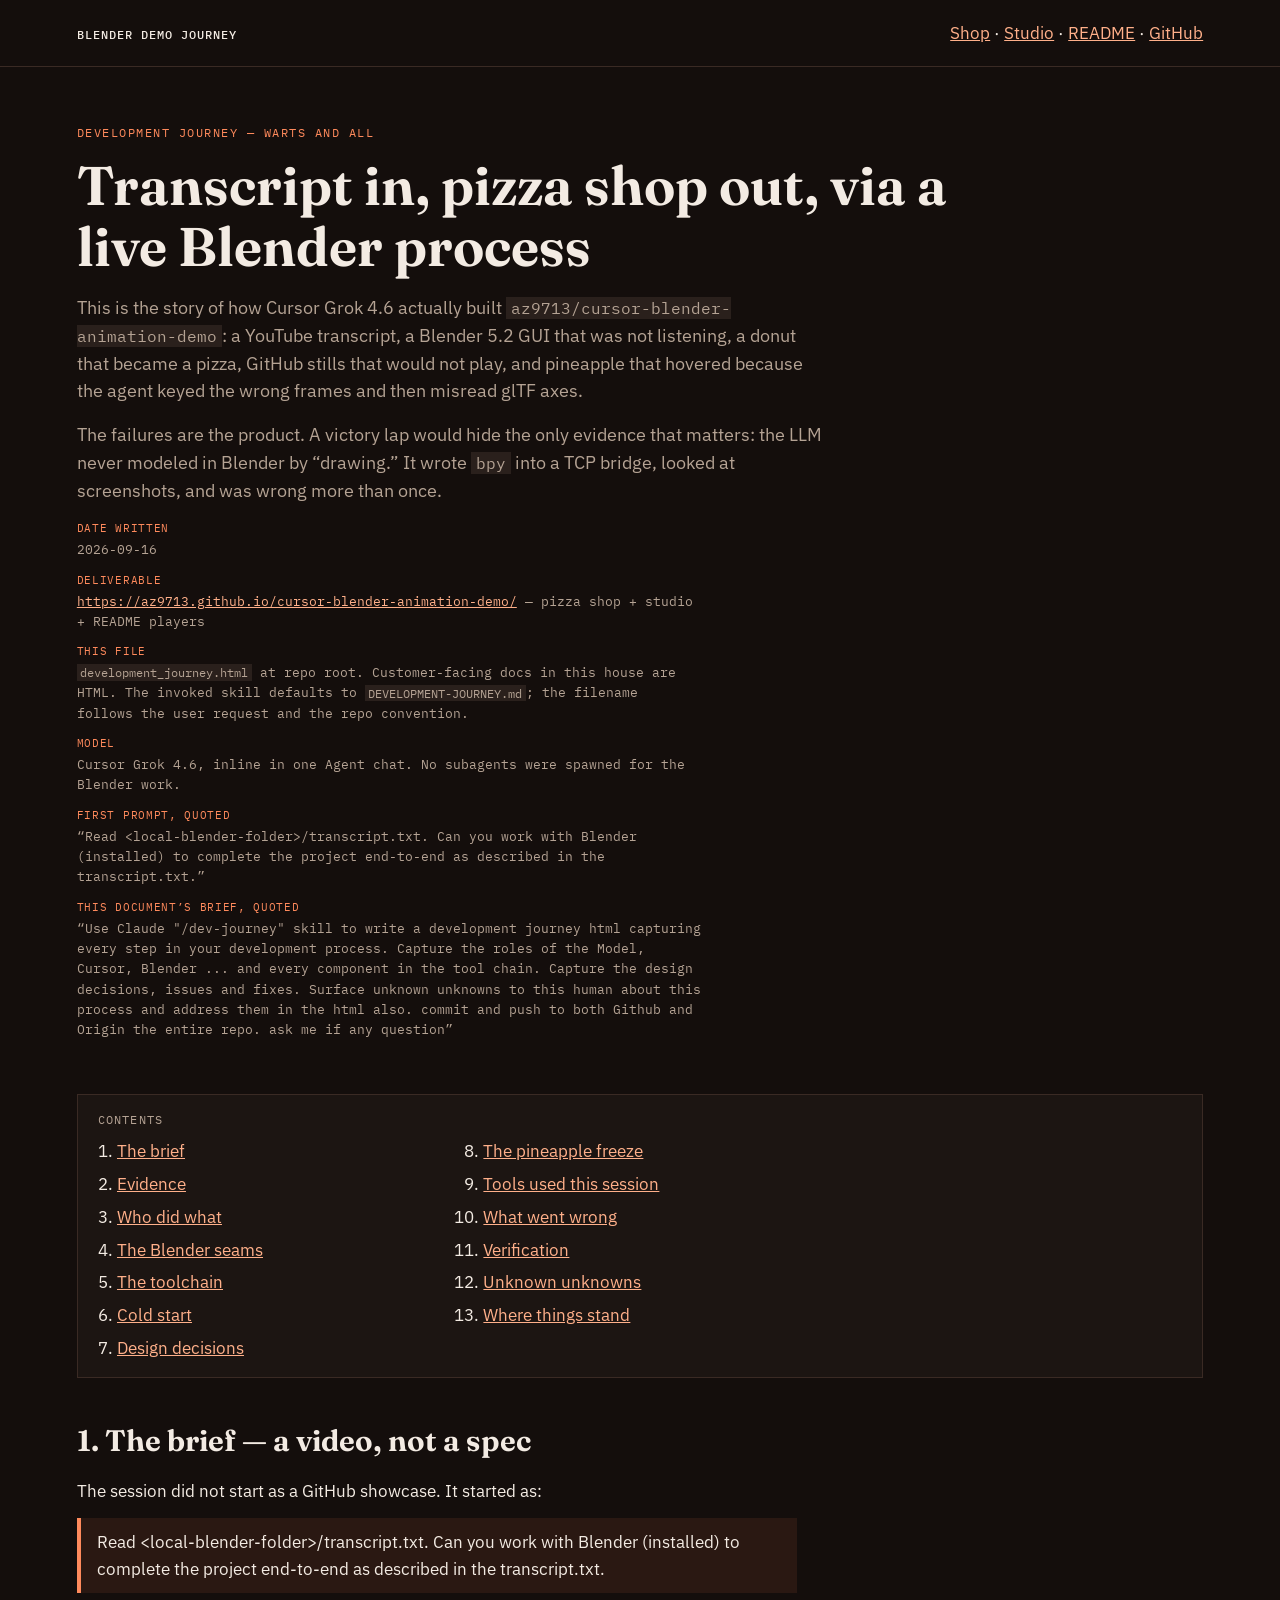
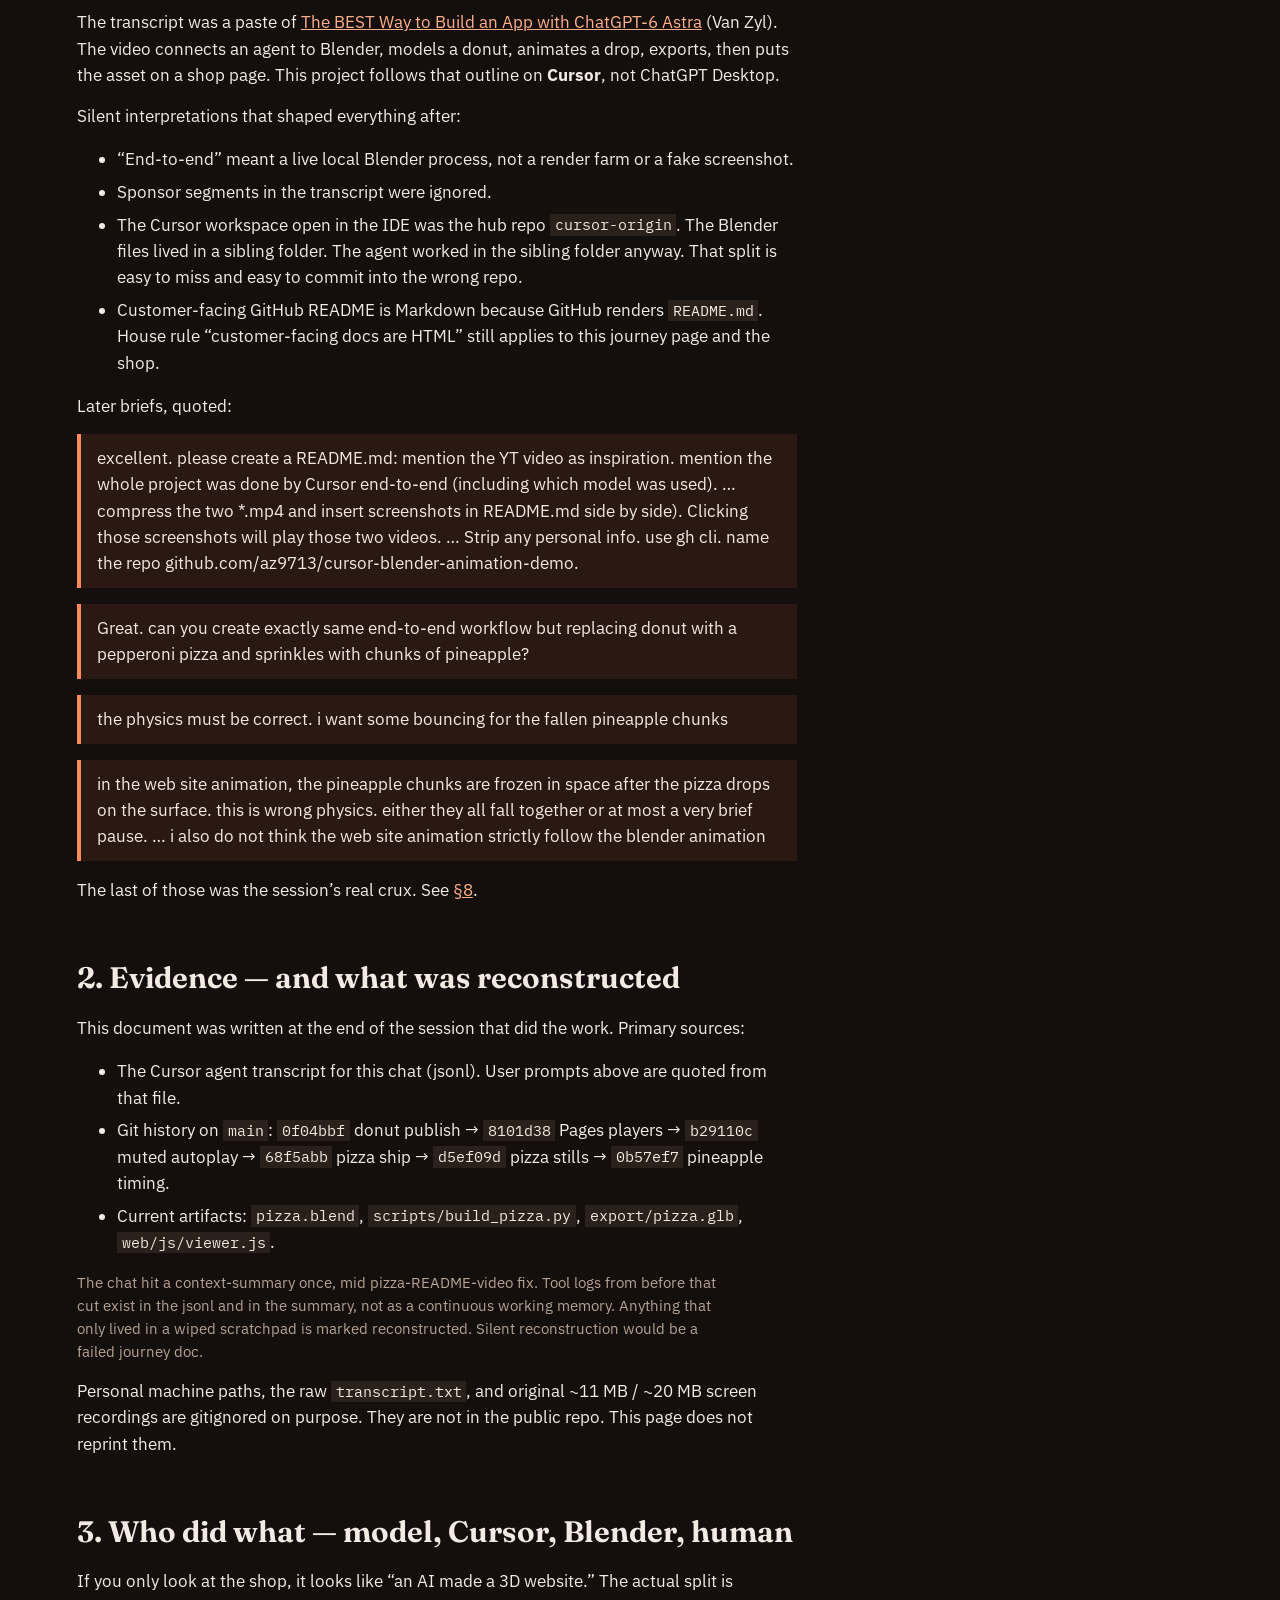
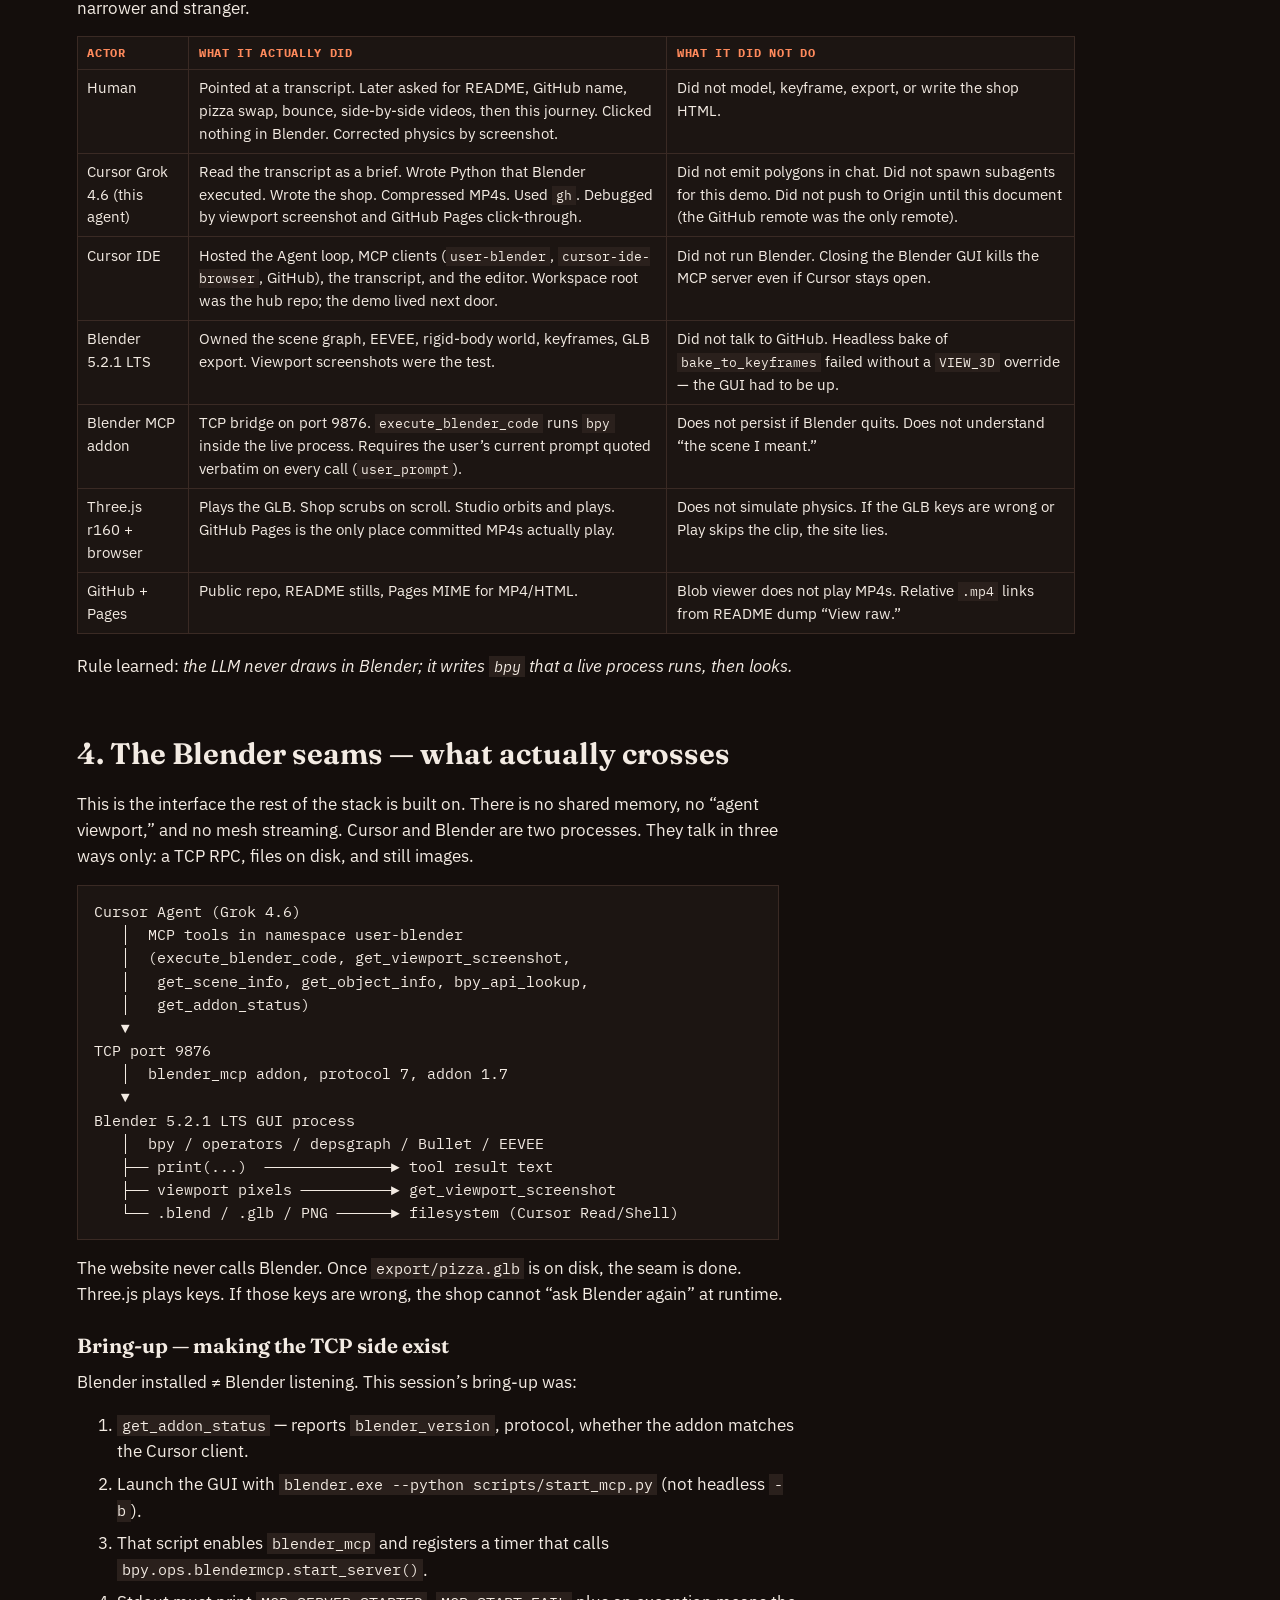
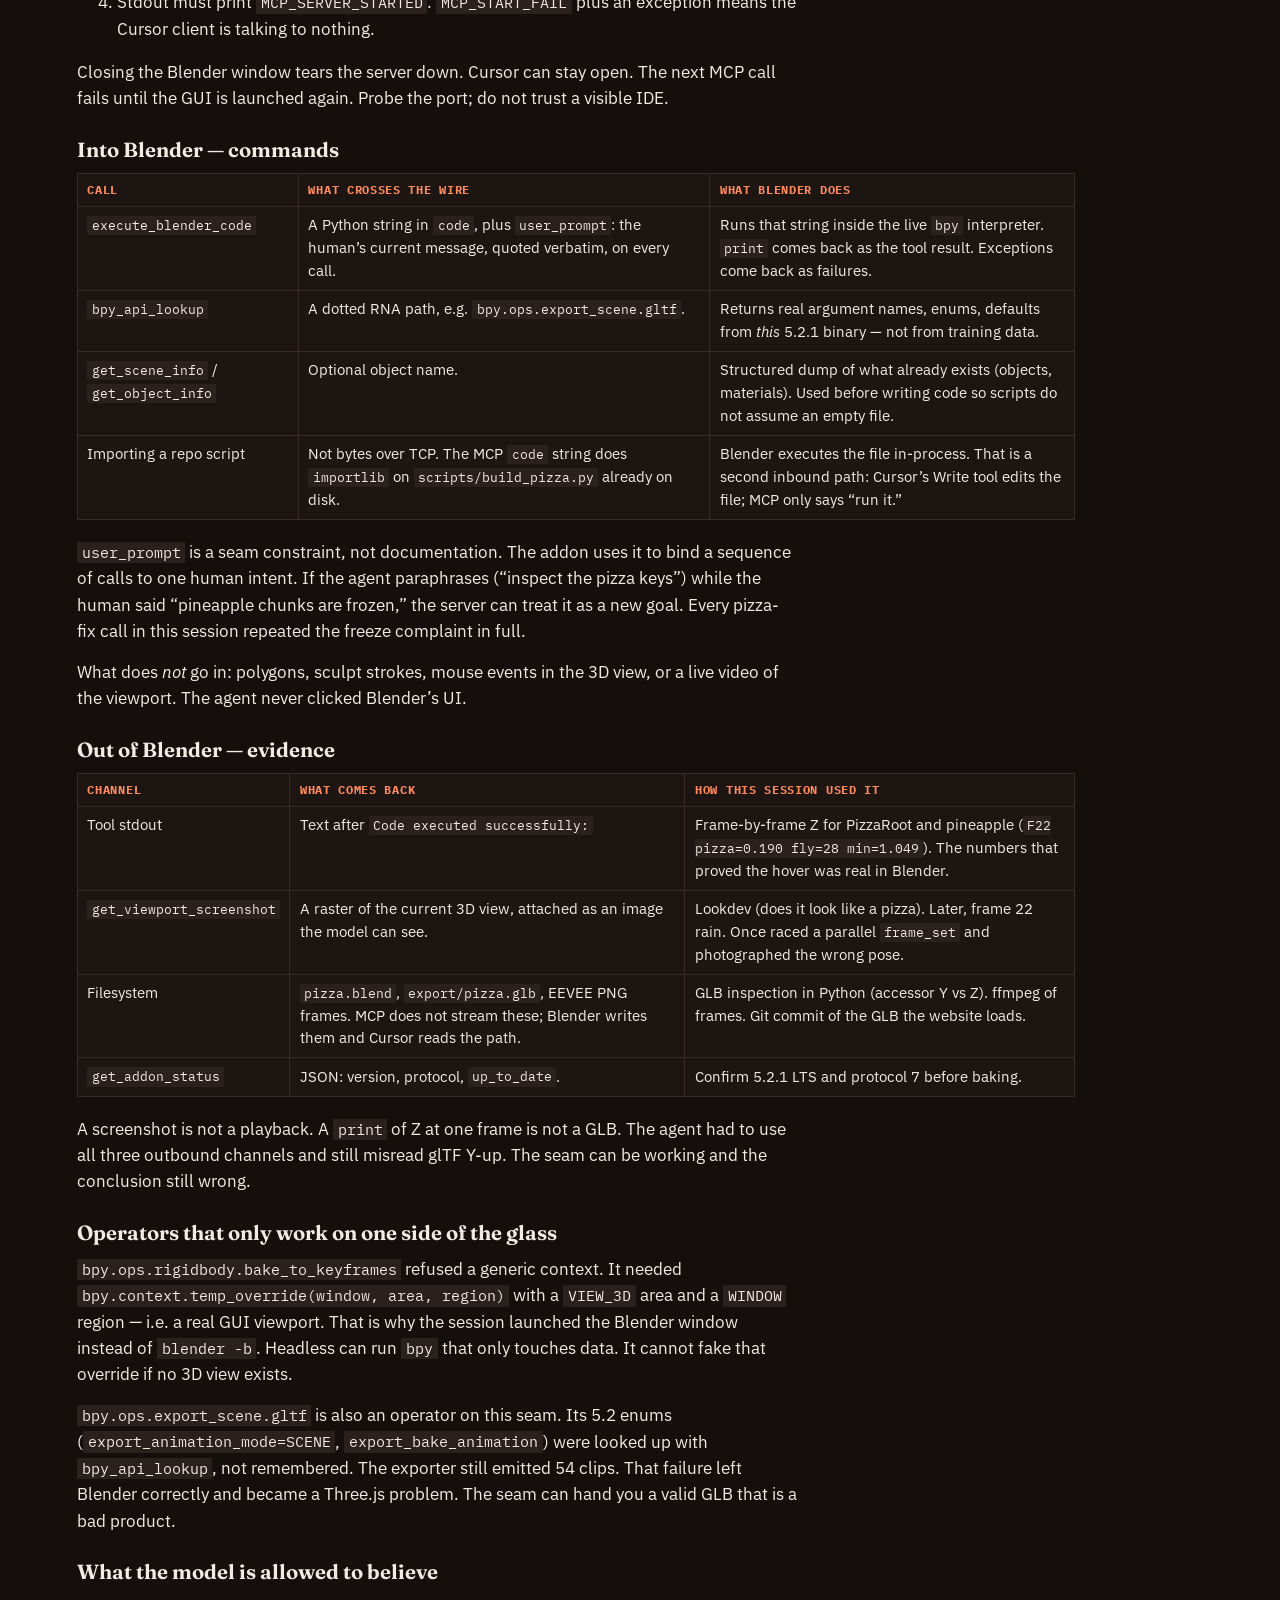
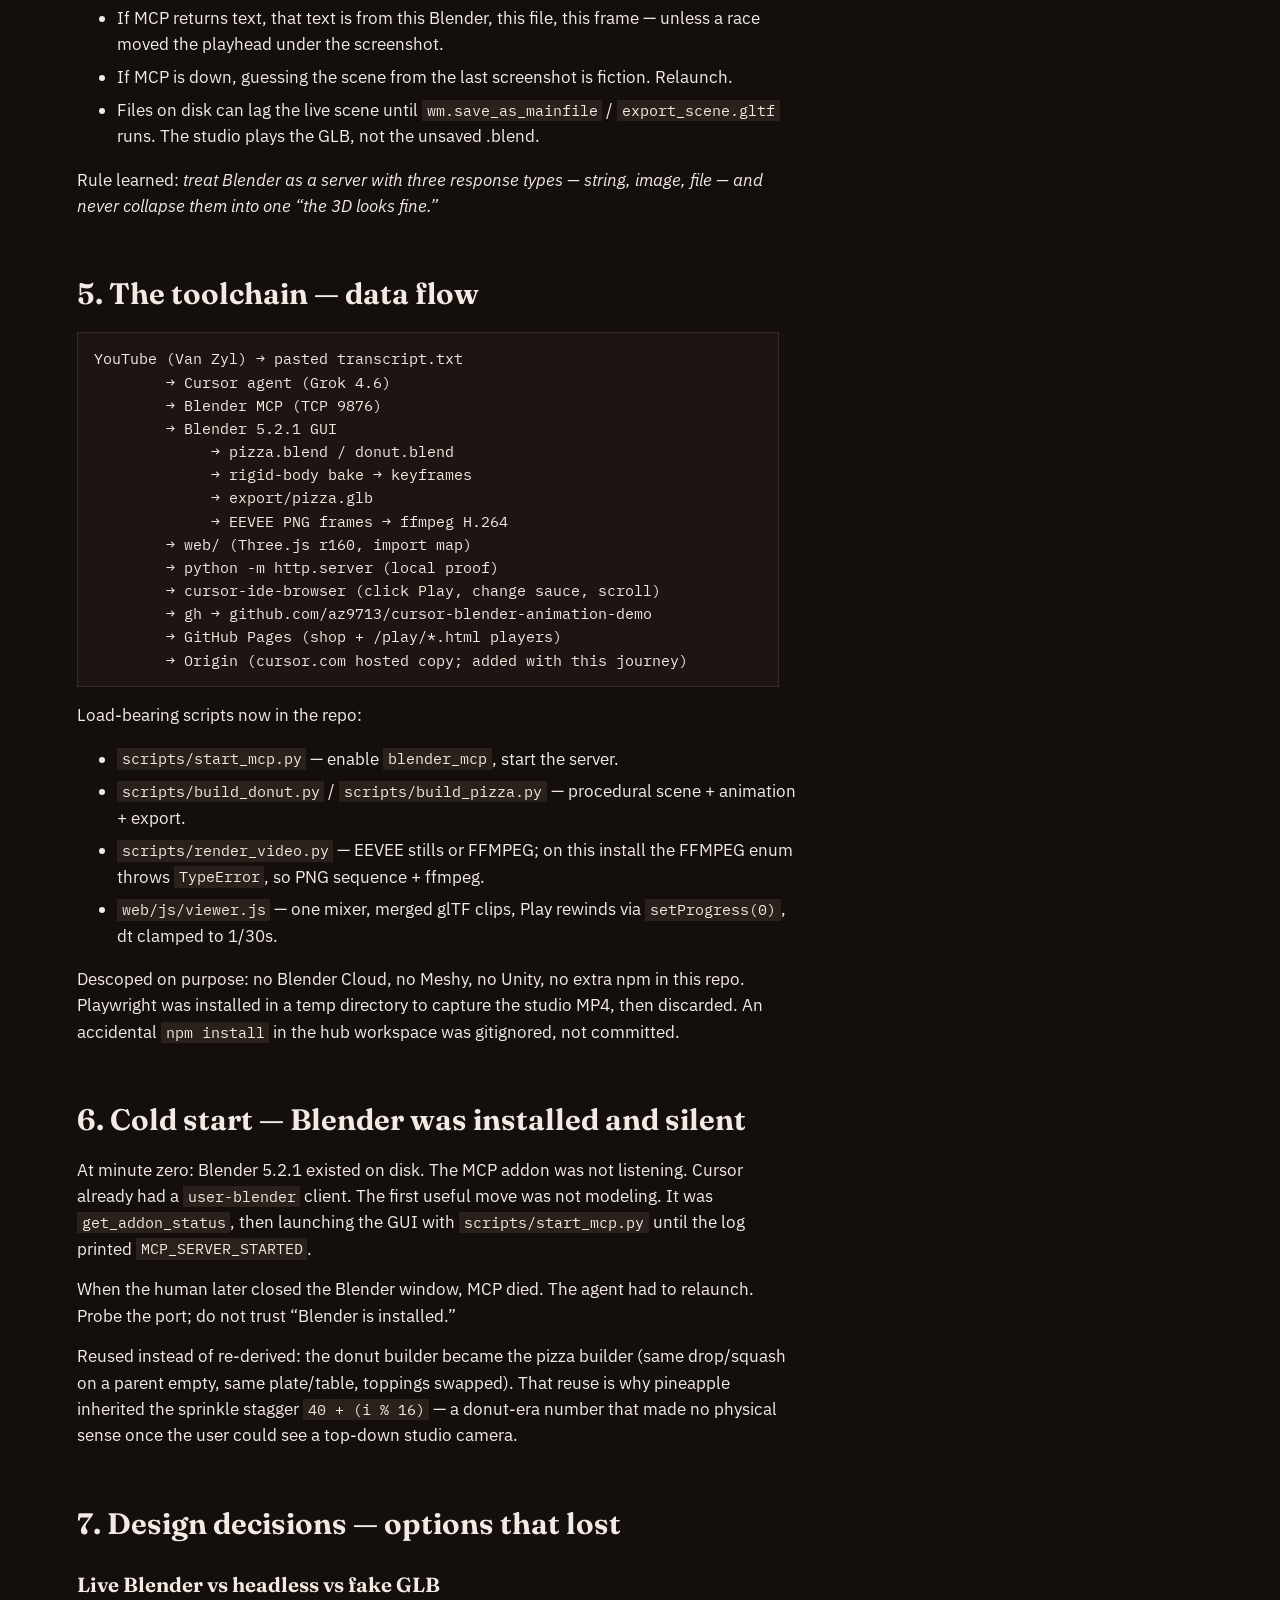
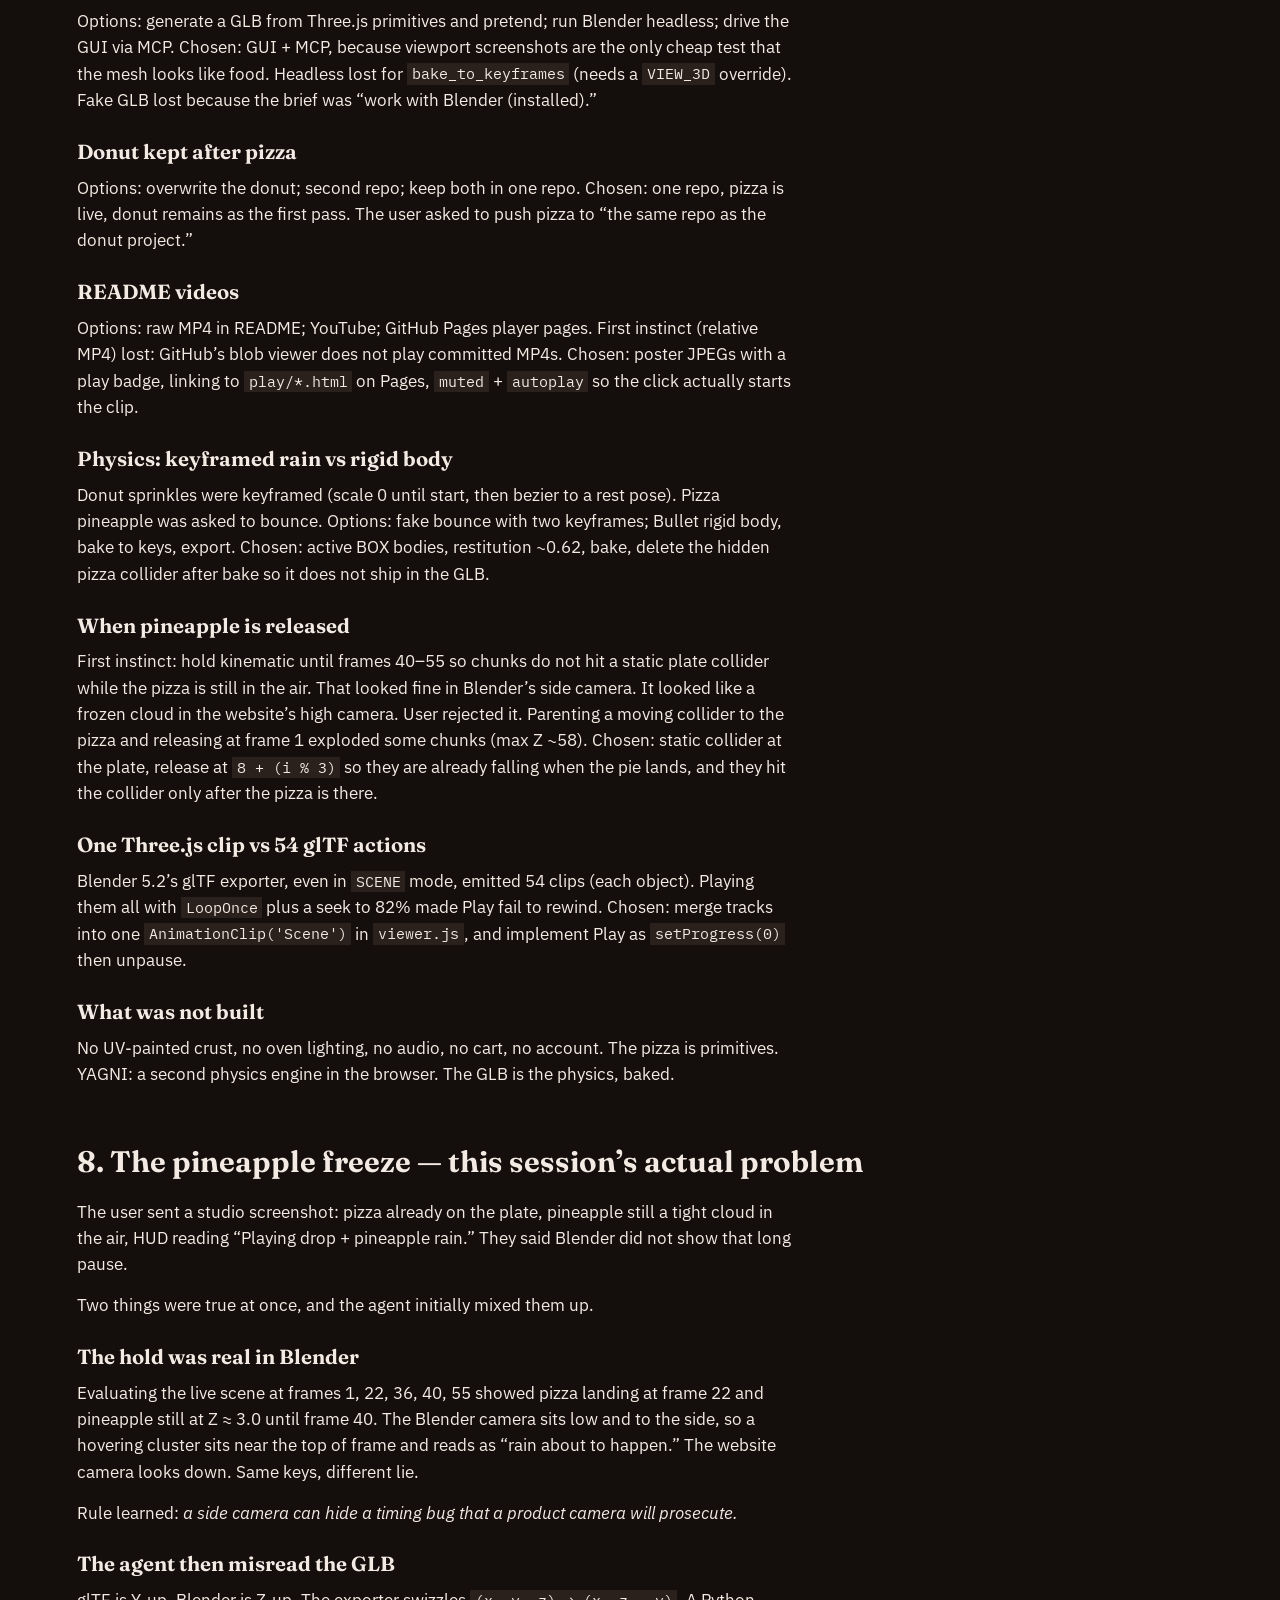
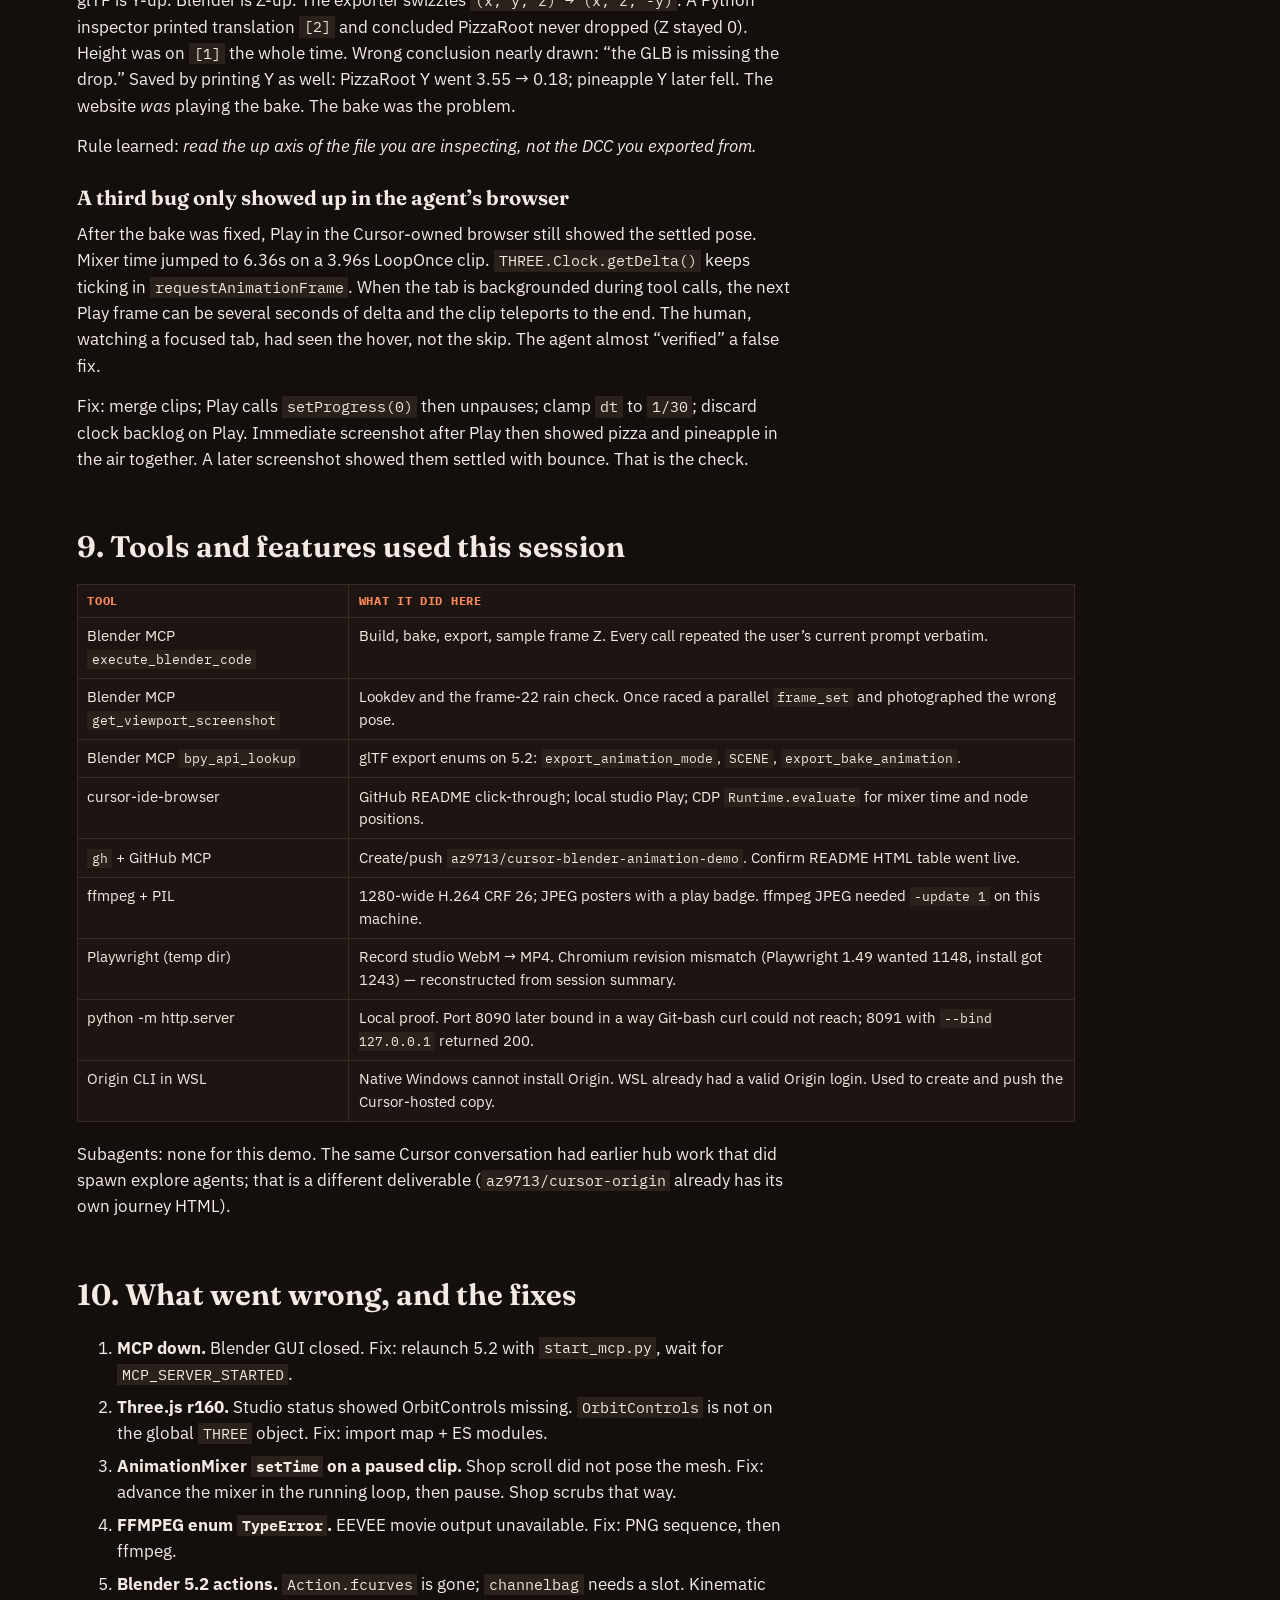
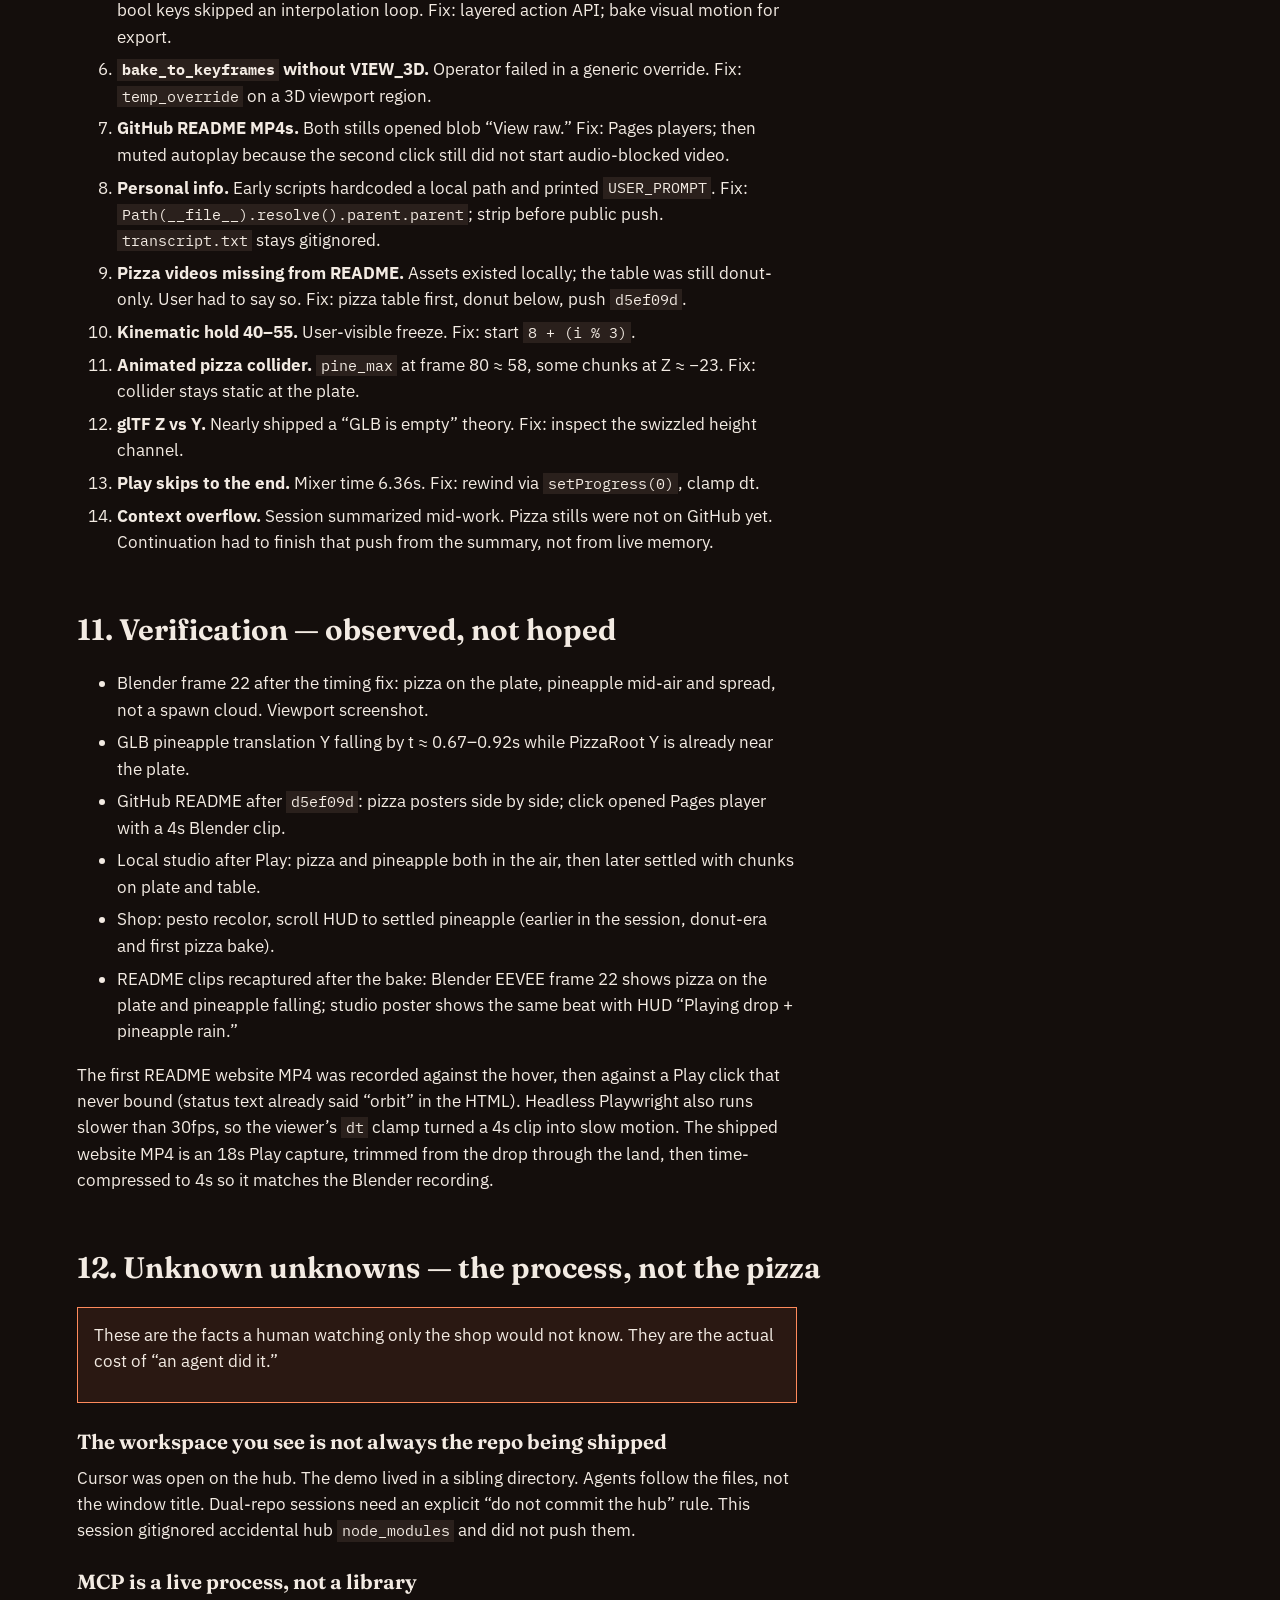
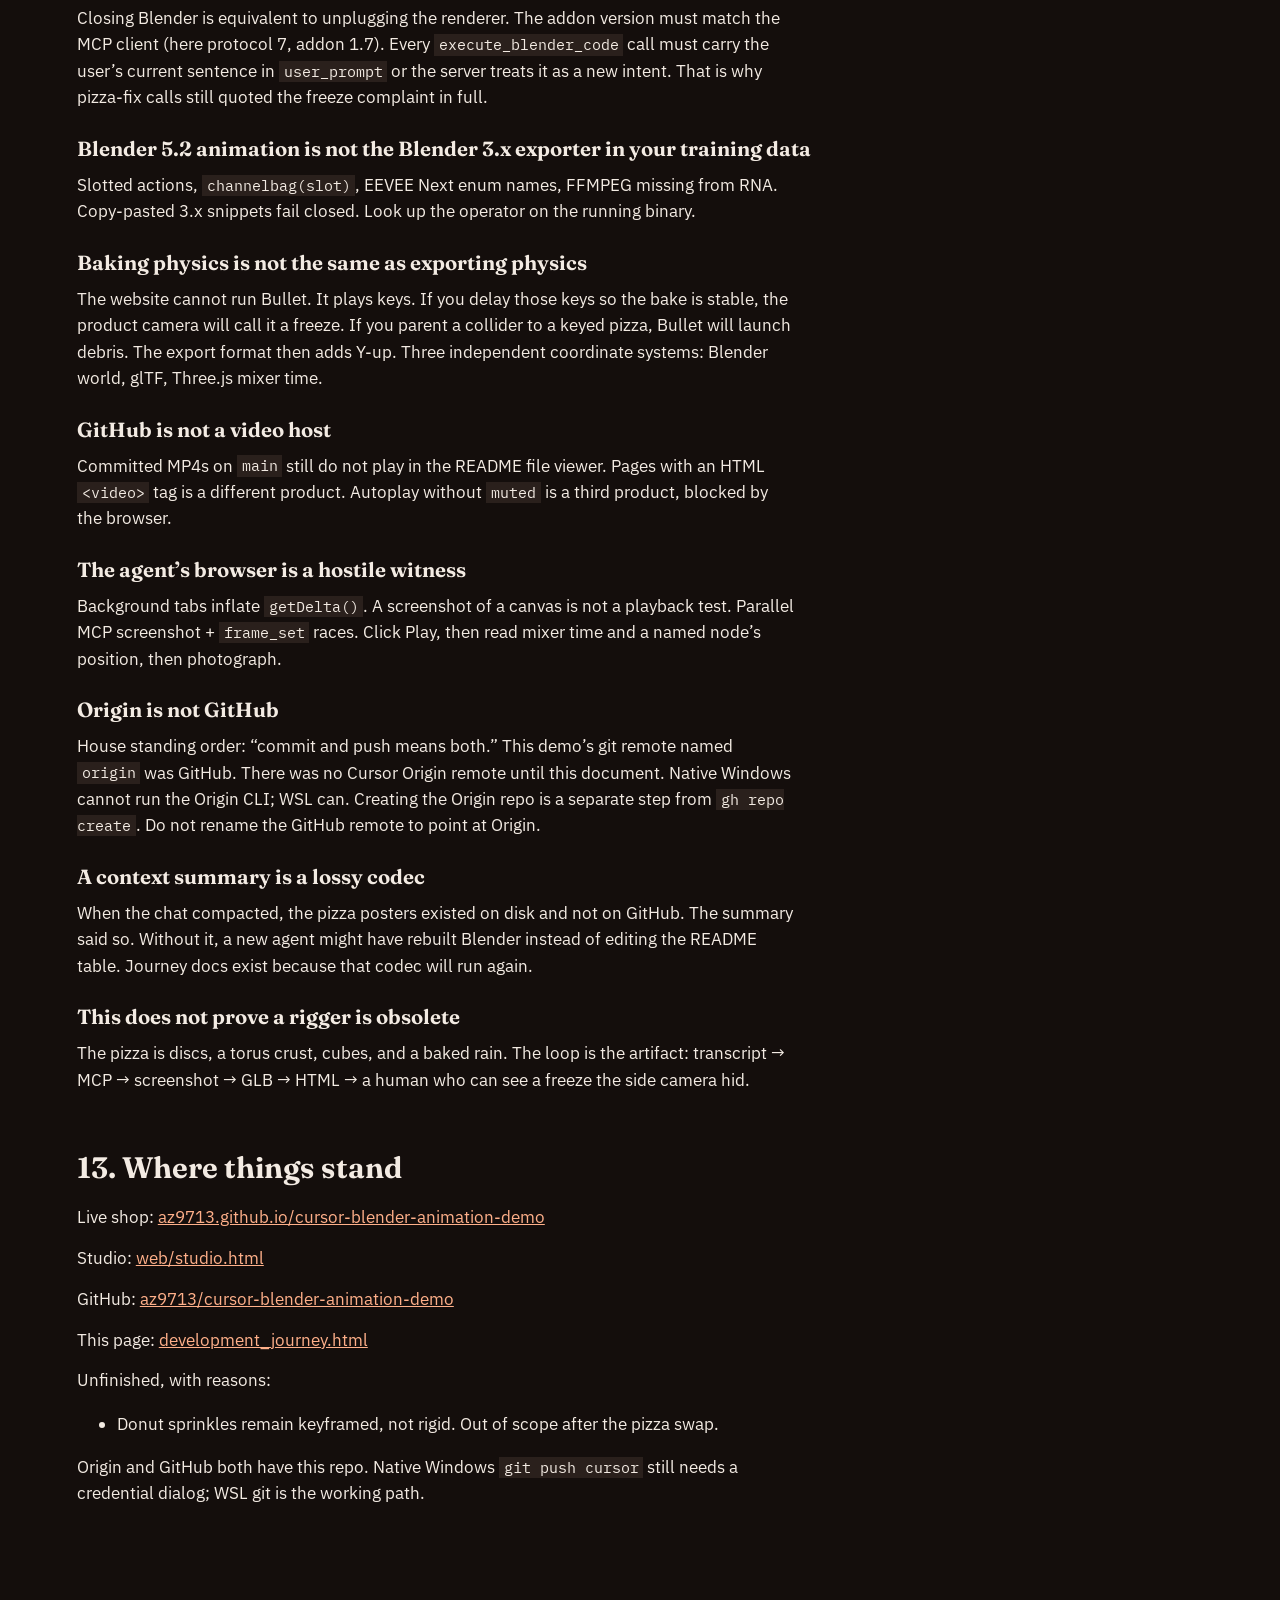
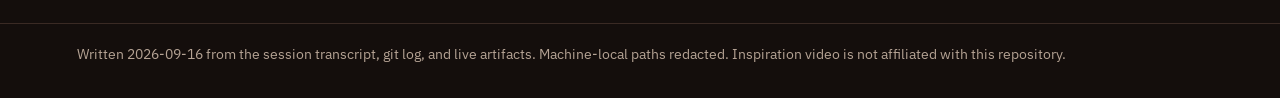
<file: development_journey.html>
<!DOCTYPE html>
<html lang="en">
<head>
  <meta charset="UTF-8">
  <meta name="viewport" content="width=device-width, initial-scale=1">
  <meta name="color-scheme" content="dark">
  <meta name="theme-color" content="#140e0c">
  <title>Development Journey — Cursor × Blender animation demo</title>
  <link rel="preconnect" href="https://fonts.googleapis.com">
  <link rel="preconnect" href="https://fonts.gstatic.com" crossorigin>
  <link href="https://fonts.googleapis.com/css2?family=Fraunces:opsz,wght@9..144,500;9..144,650&family=IBM+Plex+Mono:wght@400;500&family=IBM+Plex+Sans:wght@400;500;600&display=swap" rel="stylesheet">
  <style>
    :root {
      color-scheme: dark;
      --ink: #f3ebe3;
      --paper: #140e0c;
      --rule: #3a2a24;
      --muted: #b5a394;
      --rust: #ff8a5c;
      --card: #1c1512;
      --warn: #2a1812;
      --code: #2a201c;
      --link: #ffb08a;
    }
    * { box-sizing: border-box; }
    html { scroll-behavior: smooth; }
    body {
      margin: 0;
      color: var(--ink);
      background: var(--paper);
      font: 17px/1.55 "IBM Plex Sans", "Segoe UI", sans-serif;
    }
    a { color: var(--link); }
    .mast {
      border-bottom: 1px solid var(--rule);
      padding: 1.25rem 6vw;
      display: flex;
      justify-content: space-between;
      gap: 1rem;
      align-items: baseline;
      flex-wrap: wrap;
    }
    .mast strong {
      font-family: "IBM Plex Mono", ui-monospace, monospace;
      font-weight: 500;
      font-size: 0.78rem;
      letter-spacing: 0.08em;
      text-transform: uppercase;
    }
    .mast a { color: var(--link); }
    header.hero { padding: 3.5rem 6vw 2.5rem; max-width: 72rem; }
    .kicker {
      font-family: "IBM Plex Mono", ui-monospace, monospace;
      font-size: 0.78rem;
      letter-spacing: 0.12em;
      text-transform: uppercase;
      color: var(--rust);
      margin: 0 0 0.85rem;
    }
    h1 {
      font-family: Fraunces, Georgia, serif;
      font-size: clamp(2.2rem, 5vw, 3.4rem);
      font-weight: 650;
      line-height: 1.12;
      margin: 0 0 1rem;
      max-width: 24ch;
    }
    .lede { max-width: 68ch; font-size: 1.12rem; color: var(--muted); margin: 0 0 1rem; }
    .meta {
      font-family: "IBM Plex Mono", ui-monospace, monospace;
      font-size: 0.82rem;
      color: var(--muted);
      max-width: 78ch;
    }
    .meta dt {
      color: var(--rust);
      text-transform: uppercase;
      letter-spacing: 0.06em;
      font-size: 0.7rem;
      margin-top: 0.7rem;
    }
    .meta dd { margin: 0.15rem 0 0; }
    nav.toc {
      margin: 0 6vw 2.5rem;
      padding: 1rem 1.25rem;
      border: 1px solid var(--rule);
      background: var(--card);
      max-width: 72rem;
    }
    nav.toc p {
      margin: 0 0 0.6rem;
      font-family: "IBM Plex Mono", ui-monospace, monospace;
      font-size: 0.72rem;
      letter-spacing: 0.1em;
      text-transform: uppercase;
      color: var(--muted);
    }
    nav.toc ol { margin: 0; padding-left: 1.2rem; columns: 2; gap: 2rem; }
    nav.toc a { color: var(--link); }
    @media (max-width: 720px) { nav.toc ol { columns: 1; } }
    main { padding: 0 6vw 4rem; max-width: 72rem; }
    section { margin-bottom: 3.25rem; }
    h2 {
      font-family: Fraunces, Georgia, serif;
      font-size: 1.85rem;
      font-weight: 650;
      margin: 0 0 0.85rem;
    }
    h3 {
      font-family: Fraunces, Georgia, serif;
      font-size: 1.28rem;
      font-weight: 650;
      margin: 1.4rem 0 0.45rem;
    }
    p { margin: 0 0 0.9rem; max-width: 72ch; }
    ul, ol { max-width: 72ch; }
    li { margin-bottom: 0.4rem; }
    code, pre {
      font-family: "IBM Plex Mono", ui-monospace, monospace;
      font-size: 0.88em;
    }
    code { background: var(--code); padding: 0.08em 0.32em; }
    pre {
      background: var(--card);
      border: 1px solid var(--rule);
      padding: 0.9rem 1rem;
      overflow-x: auto;
      max-width: 78ch;
      white-space: pre-wrap;
    }
    blockquote {
      margin: 0 0 1rem;
      padding: 0.7rem 1rem;
      border-left: 4px solid var(--rust);
      background: var(--warn);
      max-width: 72ch;
    }
    table {
      border-collapse: collapse;
      width: 100%;
      max-width: 78rem;
      font-size: 0.92rem;
      background: var(--card);
      margin: 0 0 1.2rem;
    }
    th, td {
      border: 1px solid var(--rule);
      padding: 0.45rem 0.6rem;
      vertical-align: top;
      text-align: left;
    }
    th {
      font-family: "IBM Plex Mono", ui-monospace, monospace;
      font-size: 0.72rem;
      letter-spacing: 0.06em;
      text-transform: uppercase;
      color: var(--rust);
    }
    .call {
      border: 1px solid var(--rust);
      background: var(--warn);
      padding: 0.85rem 1rem;
      max-width: 72ch;
      margin: 1rem 0;
    }
    .recon { color: var(--muted); font-size: 0.92rem; }
    footer {
      border-top: 1px solid var(--rule);
      padding: 1.25rem 6vw 2rem;
      color: var(--muted);
      font-size: 0.88rem;
    }
  </style>
</head>
<body>
  <div class="mast">
    <strong>blender demo journey</strong>
    <span>
      <a href="./web/">Shop</a> ·
      <a href="./web/studio.html">Studio</a> ·
      <a href="./README.md">README</a> ·
      <a href="https://github.com/az9713/cursor-blender-animation-demo">GitHub</a>
    </span>
  </div>
  <header class="hero">
    <p class="kicker">Development journey — warts and all</p>
    <h1>Transcript in, pizza shop out, via a live Blender process</h1>
    <p class="lede">This is the story of how Cursor Grok 4.6 actually built <code>az9713/cursor-blender-animation-demo</code>: a YouTube transcript, a Blender 5.2 GUI that was not listening, a donut that became a pizza, GitHub stills that would not play, and pineapple that hovered because the agent keyed the wrong frames and then misread glTF axes.</p>
    <p class="lede">The failures are the product. A victory lap would hide the only evidence that matters: the LLM never modeled in Blender by “drawing.” It wrote <code>bpy</code> into a TCP bridge, looked at screenshots, and was wrong more than once.</p>
    <dl class="meta">
      <dt>Date written</dt>
      <dd>2026-09-16</dd>
      <dt>Deliverable</dt>
      <dd><a href="https://az9713.github.io/cursor-blender-animation-demo/">https://az9713.github.io/cursor-blender-animation-demo/</a> — pizza shop + studio + README players</dd>
      <dt>This file</dt>
      <dd><code>development_journey.html</code> at repo root. Customer-facing docs in this house are HTML. The invoked skill defaults to <code>DEVELOPMENT-JOURNEY.md</code>; the filename follows the user request and the repo convention.</dd>
      <dt>Model</dt>
      <dd>Cursor Grok 4.6, inline in one Agent chat. No subagents were spawned for the Blender work.</dd>
      <dt>First prompt, quoted</dt>
      <dd>“Read &lt;local-blender-folder&gt;/transcript.txt. Can you work with Blender (installed) to complete the project end-to-end as described in the transcript.txt.”</dd>
      <dt>This document’s brief, quoted</dt>
      <dd>“Use Claude &quot;/dev-journey&quot; skill to write a development journey html capturing every step in your development process. Capture the roles of the Model, Cursor, Blender ... and every component in the tool chain. Capture the design decisions, issues and fixes. Surface unknown unknowns to this human about this process and address them in the html also. commit and push to both Github and Origin the entire repo. ask me if any question”</dd>
    </dl>
  </header>
  <nav class="toc" aria-label="Contents">
    <p>Contents</p>
    <ol>
      <li><a href="#brief">The brief</a></li>
      <li><a href="#evidence">Evidence</a></li>
      <li><a href="#roles">Who did what</a></li>
      <li><a href="#seams">The Blender seams</a></li>
      <li><a href="#toolchain">The toolchain</a></li>
      <li><a href="#cold">Cold start</a></li>
      <li><a href="#decisions">Design decisions</a></li>
      <li><a href="#crux">The pineapple freeze</a></li>
      <li><a href="#tools">Tools used this session</a></li>
      <li><a href="#wrong">What went wrong</a></li>
      <li><a href="#verify">Verification</a></li>
      <li><a href="#unknowns">Unknown unknowns</a></li>
      <li><a href="#stand">Where things stand</a></li>
    </ol>
  </nav>
  <main>
    <section id="brief">
      <h2>1. The brief — a video, not a spec</h2>
      <p>The session did not start as a GitHub showcase. It started as:</p>
      <blockquote>Read &lt;local-blender-folder&gt;/transcript.txt. Can you work with Blender (installed) to complete the project end-to-end as described in the transcript.txt.</blockquote>
      <p>The transcript was a paste of <a href="https://www.youtube.com/watch?v=vr_iCHPY8yI">The BEST Way to Build an App with ChatGPT-6 Astra</a> (Van Zyl). The video connects an agent to Blender, models a donut, animates a drop, exports, then puts the asset on a shop page. This project follows that outline on <strong>Cursor</strong>, not ChatGPT Desktop.</p>
      <p>Silent interpretations that shaped everything after:</p>
      <ul>
        <li>“End-to-end” meant a live local Blender process, not a render farm or a fake screenshot.</li>
        <li>Sponsor segments in the transcript were ignored.</li>
        <li>The Cursor workspace open in the IDE was the hub repo <code>cursor-origin</code>. The Blender files lived in a sibling folder. The agent worked in the sibling folder anyway. That split is easy to miss and easy to commit into the wrong repo.</li>
        <li>Customer-facing GitHub README is Markdown because GitHub renders <code>README.md</code>. House rule “customer-facing docs are HTML” still applies to this journey page and the shop.</li>
      </ul>
      <p>Later briefs, quoted:</p>
      <blockquote>excellent. please create a README.md: mention the YT video as inspiration. mention the whole project was done by Cursor end-to-end (including which model was used). … compress the two *.mp4 and insert screenshots in README.md side by side). Clicking those screenshots will play those two videos. … Strip any personal info. use gh cli. name the repo github.com/az9713/cursor-blender-animation-demo.</blockquote>
      <blockquote>Great. can you create exactly same end-to-end workflow but replacing donut with a pepperoni pizza and sprinkles with chunks of pineapple?</blockquote>
      <blockquote>the physics must be correct. i want some bouncing for the fallen pineapple chunks</blockquote>
      <blockquote>in the web site animation, the pineapple chunks are frozen in space after the pizza drops on the surface. this is wrong physics. either they all fall together or at most a very brief pause. … i also do not think the web site animation strictly follow the blender animation</blockquote>
      <p>The last of those was the session’s real crux. See <a href="#crux">§8</a>.</p>
    </section>

    <section id="evidence">
      <h2>2. Evidence — and what was reconstructed</h2>
      <p>This document was written at the end of the session that did the work. Primary sources:</p>
      <ul>
        <li>The Cursor agent transcript for this chat (jsonl). User prompts above are quoted from that file.</li>
        <li>Git history on <code>main</code>: <code>0f04bbf</code> donut publish → <code>8101d38</code> Pages players → <code>b29110c</code> muted autoplay → <code>68f5abb</code> pizza ship → <code>d5ef09d</code> pizza stills → <code>0b57ef7</code> pineapple timing.</li>
        <li>Current artifacts: <code>pizza.blend</code>, <code>scripts/build_pizza.py</code>, <code>export/pizza.glb</code>, <code>web/js/viewer.js</code>.</li>
      </ul>
      <p class="recon">The chat hit a context-summary once, mid pizza-README-video fix. Tool logs from before that cut exist in the jsonl and in the summary, not as a continuous working memory. Anything that only lived in a wiped scratchpad is marked reconstructed. Silent reconstruction would be a failed journey doc.</p>
      <p>Personal machine paths, the raw <code>transcript.txt</code>, and original ~11&nbsp;MB / ~20&nbsp;MB screen recordings are gitignored on purpose. They are not in the public repo. This page does not reprint them.</p>
    </section>

    <section id="roles">
      <h2>3. Who did what — model, Cursor, Blender, human</h2>
      <p>If you only look at the shop, it looks like “an AI made a 3D website.” The actual split is narrower and stranger.</p>
      <table>
        <thead>
          <tr><th>Actor</th><th>What it actually did</th><th>What it did not do</th></tr>
        </thead>
        <tbody>
          <tr>
            <td>Human</td>
            <td>Pointed at a transcript. Later asked for README, GitHub name, pizza swap, bounce, side-by-side videos, then this journey. Clicked nothing in Blender. Corrected physics by screenshot.</td>
            <td>Did not model, keyframe, export, or write the shop HTML.</td>
          </tr>
          <tr>
            <td>Cursor Grok 4.6 (this agent)</td>
            <td>Read the transcript as a brief. Wrote Python that Blender executed. Wrote the shop. Compressed MP4s. Used <code>gh</code>. Debugged by viewport screenshot and GitHub Pages click-through.</td>
            <td>Did not emit polygons in chat. Did not spawn subagents for this demo. Did not push to Origin until this document (the GitHub remote was the only remote).</td>
          </tr>
          <tr>
            <td>Cursor IDE</td>
            <td>Hosted the Agent loop, MCP clients (<code>user-blender</code>, <code>cursor-ide-browser</code>, GitHub), the transcript, and the editor. Workspace root was the hub repo; the demo lived next door.</td>
            <td>Did not run Blender. Closing the Blender GUI kills the MCP server even if Cursor stays open.</td>
          </tr>
          <tr>
            <td>Blender 5.2.1 LTS</td>
            <td>Owned the scene graph, EEVEE, rigid-body world, keyframes, GLB export. Viewport screenshots were the test.</td>
            <td>Did not talk to GitHub. Headless bake of <code>bake_to_keyframes</code> failed without a <code>VIEW_3D</code> override — the GUI had to be up.</td>
          </tr>
          <tr>
            <td>Blender MCP addon</td>
            <td>TCP bridge on port 9876. <code>execute_blender_code</code> runs <code>bpy</code> inside the live process. Requires the user’s current prompt quoted verbatim on every call (<code>user_prompt</code>).</td>
            <td>Does not persist if Blender quits. Does not understand “the scene I meant.”</td>
          </tr>
          <tr>
            <td>Three.js r160 + browser</td>
            <td>Plays the GLB. Shop scrubs on scroll. Studio orbits and plays. GitHub Pages is the only place committed MP4s actually play.</td>
            <td>Does not simulate physics. If the GLB keys are wrong or Play skips the clip, the site lies.</td>
          </tr>
          <tr>
            <td>GitHub + Pages</td>
            <td>Public repo, README stills, Pages MIME for MP4/HTML.</td>
            <td>Blob viewer does not play MP4s. Relative <code>.mp4</code> links from README dump “View raw.”</td>
          </tr>
        </tbody>
      </table>
      <p>Rule learned: <em>the LLM never draws in Blender; it writes <code>bpy</code> that a live process runs, then looks.</em></p>
    </section>

    <section id="seams">
      <h2>4. The Blender seams — what actually crosses</h2>
      <p>This is the interface the rest of the stack is built on. There is no shared memory, no “agent viewport,” and no mesh streaming. Cursor and Blender are two processes. They talk in three ways only: a TCP RPC, files on disk, and still images.</p>
      <pre>Cursor Agent (Grok 4.6)
   │  MCP tools in namespace user-blender
   │  (execute_blender_code, get_viewport_screenshot,
   │   get_scene_info, get_object_info, bpy_api_lookup,
   │   get_addon_status)
   ▼
TCP port 9876
   │  blender_mcp addon, protocol 7, addon 1.7
   ▼
Blender 5.2.1 LTS GUI process
   │  bpy / operators / depsgraph / Bullet / EEVEE
   ├── print(...)  ──────────────► tool result text
   ├── viewport pixels ──────────► get_viewport_screenshot
   └── .blend / .glb / PNG ──────► filesystem (Cursor Read/Shell)</pre>
      <p>The website never calls Blender. Once <code>export/pizza.glb</code> is on disk, the seam is done. Three.js plays keys. If those keys are wrong, the shop cannot “ask Blender again” at runtime.</p>

      <h3>Bring-up — making the TCP side exist</h3>
      <p>Blender installed ≠ Blender listening. This session’s bring-up was:</p>
      <ol>
        <li><code>get_addon_status</code> — reports <code>blender_version</code>, protocol, whether the addon matches the Cursor client.</li>
        <li>Launch the GUI with <code>blender.exe --python scripts/start_mcp.py</code> (not headless <code>-b</code>).</li>
        <li>That script enables <code>blender_mcp</code> and registers a timer that calls <code>bpy.ops.blendermcp.start_server()</code>.</li>
        <li>Stdout must print <code>MCP_SERVER_STARTED</code>. <code>MCP_START_FAIL</code> plus an exception means the Cursor client is talking to nothing.</li>
      </ol>
      <p>Closing the Blender window tears the server down. Cursor can stay open. The next MCP call fails until the GUI is launched again. Probe the port; do not trust a visible IDE.</p>

      <h3>Into Blender — commands</h3>
      <table>
        <thead>
          <tr><th>Call</th><th>What crosses the wire</th><th>What Blender does</th></tr>
        </thead>
        <tbody>
          <tr>
            <td><code>execute_blender_code</code></td>
            <td>A Python string in <code>code</code>, plus <code>user_prompt</code>: the human’s current message, quoted verbatim, on every call.</td>
            <td>Runs that string inside the live <code>bpy</code> interpreter. <code>print</code> comes back as the tool result. Exceptions come back as failures.</td>
          </tr>
          <tr>
            <td><code>bpy_api_lookup</code></td>
            <td>A dotted RNA path, e.g. <code>bpy.ops.export_scene.gltf</code>.</td>
            <td>Returns real argument names, enums, defaults from <em>this</em> 5.2.1 binary — not from training data.</td>
          </tr>
          <tr>
            <td><code>get_scene_info</code> / <code>get_object_info</code></td>
            <td>Optional object name.</td>
            <td>Structured dump of what already exists (objects, materials). Used before writing code so scripts do not assume an empty file.</td>
          </tr>
          <tr>
            <td>Importing a repo script</td>
            <td>Not bytes over TCP. The MCP <code>code</code> string does <code>importlib</code> on <code>scripts/build_pizza.py</code> already on disk.</td>
            <td>Blender executes the file in-process. That is a second inbound path: Cursor’s Write tool edits the file; MCP only says “run it.”</td>
          </tr>
        </tbody>
      </table>
      <p><code>user_prompt</code> is a seam constraint, not documentation. The addon uses it to bind a sequence of calls to one human intent. If the agent paraphrases (“inspect the pizza keys”) while the human said “pineapple chunks are frozen,” the server can treat it as a new goal. Every pizza-fix call in this session repeated the freeze complaint in full.</p>
      <p>What does <em>not</em> go in: polygons, sculpt strokes, mouse events in the 3D view, or a live video of the viewport. The agent never clicked Blender’s UI.</p>

      <h3>Out of Blender — evidence</h3>
      <table>
        <thead>
          <tr><th>Channel</th><th>What comes back</th><th>How this session used it</th></tr>
        </thead>
        <tbody>
          <tr>
            <td>Tool stdout</td>
            <td>Text after <code>Code executed successfully:</code></td>
            <td>Frame-by-frame Z for PizzaRoot and pineapple (<code>F22 pizza=0.190 fly=28 min=1.049</code>). The numbers that proved the hover was real in Blender.</td>
          </tr>
          <tr>
            <td><code>get_viewport_screenshot</code></td>
            <td>A raster of the current 3D view, attached as an image the model can see.</td>
            <td>Lookdev (does it look like a pizza). Later, frame 22 rain. Once raced a parallel <code>frame_set</code> and photographed the wrong pose.</td>
          </tr>
          <tr>
            <td>Filesystem</td>
            <td><code>pizza.blend</code>, <code>export/pizza.glb</code>, EEVEE PNG frames. MCP does not stream these; Blender writes them and Cursor reads the path.</td>
            <td>GLB inspection in Python (accessor Y vs Z). ffmpeg of frames. Git commit of the GLB the website loads.</td>
          </tr>
          <tr>
            <td><code>get_addon_status</code></td>
            <td>JSON: version, protocol, <code>up_to_date</code>.</td>
            <td>Confirm 5.2.1 LTS and protocol 7 before baking.</td>
          </tr>
        </tbody>
      </table>
      <p>A screenshot is not a playback. A <code>print</code> of Z at one frame is not a GLB. The agent had to use all three outbound channels and still misread glTF Y-up. The seam can be working and the conclusion still wrong.</p>

      <h3>Operators that only work on one side of the glass</h3>
      <p><code>bpy.ops.rigidbody.bake_to_keyframes</code> refused a generic context. It needed <code>bpy.context.temp_override(window, area, region)</code> with a <code>VIEW_3D</code> area and a <code>WINDOW</code> region — i.e. a real GUI viewport. That is why the session launched the Blender window instead of <code>blender -b</code>. Headless can run <code>bpy</code> that only touches data. It cannot fake that override if no 3D view exists.</p>
      <p><code>bpy.ops.export_scene.gltf</code> is also an operator on this seam. Its 5.2 enums (<code>export_animation_mode=SCENE</code>, <code>export_bake_animation</code>) were looked up with <code>bpy_api_lookup</code>, not remembered. The exporter still emitted 54 clips. That failure left Blender correctly and became a Three.js problem. The seam can hand you a valid GLB that is a bad product.</p>

      <h3>What the model is allowed to believe</h3>
      <ul>
        <li>If MCP returns text, that text is from this Blender, this file, this frame — unless a race moved the playhead under the screenshot.</li>
        <li>If MCP is down, guessing the scene from the last screenshot is fiction. Relaunch.</li>
        <li>Files on disk can lag the live scene until <code>wm.save_as_mainfile</code> / <code>export_scene.gltf</code> runs. The studio plays the GLB, not the unsaved .blend.</li>
      </ul>
      <p>Rule learned: <em>treat Blender as a server with three response types — string, image, file — and never collapse them into one “the 3D looks fine.”</em></p>
    </section>

    <section id="toolchain">
      <h2>5. The toolchain — data flow</h2>
      <pre>YouTube (Van Zyl) → pasted transcript.txt
        → Cursor agent (Grok 4.6)
        → Blender MCP (TCP 9876)
        → Blender 5.2.1 GUI
             → pizza.blend / donut.blend
             → rigid-body bake → keyframes
             → export/pizza.glb
             → EEVEE PNG frames → ffmpeg H.264
        → web/ (Three.js r160, import map)
        → python -m http.server (local proof)
        → cursor-ide-browser (click Play, change sauce, scroll)
        → gh → github.com/az9713/cursor-blender-animation-demo
        → GitHub Pages (shop + /play/*.html players)
        → Origin (cursor.com hosted copy; added with this journey)</pre>
      <p>Load-bearing scripts now in the repo:</p>
      <ul>
        <li><code>scripts/start_mcp.py</code> — enable <code>blender_mcp</code>, start the server.</li>
        <li><code>scripts/build_donut.py</code> / <code>scripts/build_pizza.py</code> — procedural scene + animation + export.</li>
        <li><code>scripts/render_video.py</code> — EEVEE stills or FFMPEG; on this install the FFMPEG enum throws <code>TypeError</code>, so PNG sequence + ffmpeg.</li>
        <li><code>web/js/viewer.js</code> — one mixer, merged glTF clips, Play rewinds via <code>setProgress(0)</code>, dt clamped to 1/30s.</li>
      </ul>
      <p>Descoped on purpose: no Blender Cloud, no Meshy, no Unity, no extra npm in this repo. Playwright was installed in a temp directory to capture the studio MP4, then discarded. An accidental <code>npm install</code> in the hub workspace was gitignored, not committed.</p>
    </section>

    <section id="cold">
      <h2>6. Cold start — Blender was installed and silent</h2>
      <p>At minute zero: Blender 5.2.1 existed on disk. The MCP addon was not listening. Cursor already had a <code>user-blender</code> client. The first useful move was not modeling. It was <code>get_addon_status</code>, then launching the GUI with <code>scripts/start_mcp.py</code> until the log printed <code>MCP_SERVER_STARTED</code>.</p>
      <p>When the human later closed the Blender window, MCP died. The agent had to relaunch. Probe the port; do not trust “Blender is installed.”</p>
      <p>Reused instead of re-derived: the donut builder became the pizza builder (same drop/squash on a parent empty, same plate/table, toppings swapped). That reuse is why pineapple inherited the sprinkle stagger <code>40 + (i % 16)</code> — a donut-era number that made no physical sense once the user could see a top-down studio camera.</p>
    </section>

    <section id="decisions">
      <h2>7. Design decisions — options that lost</h2>
      <h3>Live Blender vs headless vs fake GLB</h3>
      <p>Options: generate a GLB from Three.js primitives and pretend; run Blender headless; drive the GUI via MCP. Chosen: GUI + MCP, because viewport screenshots are the only cheap test that the mesh looks like food. Headless lost for <code>bake_to_keyframes</code> (needs a <code>VIEW_3D</code> override). Fake GLB lost because the brief was “work with Blender (installed).”</p>
      <h3>Donut kept after pizza</h3>
      <p>Options: overwrite the donut; second repo; keep both in one repo. Chosen: one repo, pizza is live, donut remains as the first pass. The user asked to push pizza to “the same repo as the donut project.”</p>
      <h3>README videos</h3>
      <p>Options: raw MP4 in README; YouTube; GitHub Pages player pages. First instinct (relative MP4) lost: GitHub’s blob viewer does not play committed MP4s. Chosen: poster JPEGs with a play badge, linking to <code>play/*.html</code> on Pages, <code>muted</code> + <code>autoplay</code> so the click actually starts the clip.</p>
      <h3>Physics: keyframed rain vs rigid body</h3>
      <p>Donut sprinkles were keyframed (scale 0 until start, then bezier to a rest pose). Pizza pineapple was asked to bounce. Options: fake bounce with two keyframes; Bullet rigid body, bake to keys, export. Chosen: active BOX bodies, restitution ~0.62, bake, delete the hidden pizza collider after bake so it does not ship in the GLB.</p>
      <h3>When pineapple is released</h3>
      <p>First instinct: hold kinematic until frames 40–55 so chunks do not hit a static plate collider while the pizza is still in the air. That looked fine in Blender’s side camera. It looked like a frozen cloud in the website’s high camera. User rejected it. Parenting a moving collider to the pizza and releasing at frame 1 exploded some chunks (max Z ~58). Chosen: static collider at the plate, release at <code>8 + (i % 3)</code> so they are already falling when the pie lands, and they hit the collider only after the pizza is there.</p>
      <h3>One Three.js clip vs 54 glTF actions</h3>
      <p>Blender 5.2’s glTF exporter, even in <code>SCENE</code> mode, emitted 54 clips (each object). Playing them all with <code>LoopOnce</code> plus a seek to 82% made Play fail to rewind. Chosen: merge tracks into one <code>AnimationClip('Scene')</code> in <code>viewer.js</code>, and implement Play as <code>setProgress(0)</code> then unpause.</p>
      <h3>What was not built</h3>
      <p>No UV-painted crust, no oven lighting, no audio, no cart, no account. The pizza is primitives. YAGNI: a second physics engine in the browser. The GLB is the physics, baked.</p>
    </section>

    <section id="crux">
      <h2>8. The pineapple freeze — this session’s actual problem</h2>
      <p>The user sent a studio screenshot: pizza already on the plate, pineapple still a tight cloud in the air, HUD reading “Playing drop + pineapple rain.” They said Blender did not show that long pause.</p>
      <p>Two things were true at once, and the agent initially mixed them up.</p>
      <h3>The hold was real in Blender</h3>
      <p>Evaluating the live scene at frames 1, 22, 36, 40, 55 showed pizza landing at frame 22 and pineapple still at Z ≈ 3.0 until frame 40. The Blender camera sits low and to the side, so a hovering cluster sits near the top of frame and reads as “rain about to happen.” The website camera looks down. Same keys, different lie.</p>
      <p>Rule learned: <em>a side camera can hide a timing bug that a product camera will prosecute.</em></p>
      <h3>The agent then misread the GLB</h3>
      <p>glTF is Y-up. Blender is Z-up. The exporter swizzles <code>(x, y, z) → (x, z, -y)</code>. A Python inspector printed translation <code>[2]</code> and concluded PizzaRoot never dropped (Z stayed 0). Height was on <code>[1]</code> the whole time. Wrong conclusion nearly drawn: “the GLB is missing the drop.” Saved by printing Y as well: PizzaRoot Y went 3.55 → 0.18; pineapple Y later fell. The website <em>was</em> playing the bake. The bake was the problem.</p>
      <p>Rule learned: <em>read the up axis of the file you are inspecting, not the DCC you exported from.</em></p>
      <h3>A third bug only showed up in the agent’s browser</h3>
      <p>After the bake was fixed, Play in the Cursor-owned browser still showed the settled pose. Mixer time jumped to 6.36s on a 3.96s LoopOnce clip. <code>THREE.Clock.getDelta()</code> keeps ticking in <code>requestAnimationFrame</code>. When the tab is backgrounded during tool calls, the next Play frame can be several seconds of delta and the clip teleports to the end. The human, watching a focused tab, had seen the hover, not the skip. The agent almost “verified” a false fix.</p>
      <p>Fix: merge clips; Play calls <code>setProgress(0)</code> then unpauses; clamp <code>dt</code> to <code>1/30</code>; discard clock backlog on Play. Immediate screenshot after Play then showed pizza and pineapple in the air together. A later screenshot showed them settled with bounce. That is the check.</p>
    </section>

    <section id="tools">
      <h2>9. Tools and features used this session</h2>
      <table>
        <thead>
          <tr><th>Tool</th><th>What it did here</th></tr>
        </thead>
        <tbody>
          <tr><td>Blender MCP <code>execute_blender_code</code></td><td>Build, bake, export, sample frame Z. Every call repeated the user’s current prompt verbatim.</td></tr>
          <tr><td>Blender MCP <code>get_viewport_screenshot</code></td><td>Lookdev and the frame-22 rain check. Once raced a parallel <code>frame_set</code> and photographed the wrong pose.</td></tr>
          <tr><td>Blender MCP <code>bpy_api_lookup</code></td><td>glTF export enums on 5.2: <code>export_animation_mode</code>, <code>SCENE</code>, <code>export_bake_animation</code>.</td></tr>
          <tr><td>cursor-ide-browser</td><td>GitHub README click-through; local studio Play; CDP <code>Runtime.evaluate</code> for mixer time and node positions.</td></tr>
          <tr><td><code>gh</code> + GitHub MCP</td><td>Create/push <code>az9713/cursor-blender-animation-demo</code>. Confirm README HTML table went live.</td></tr>
          <tr><td>ffmpeg + PIL</td><td>1280-wide H.264 CRF 26; JPEG posters with a play badge. ffmpeg JPEG needed <code>-update 1</code> on this machine.</td></tr>
          <tr><td>Playwright (temp dir)</td><td>Record studio WebM → MP4. Chromium revision mismatch (Playwright 1.49 wanted 1148, install got 1243) — reconstructed from session summary.</td></tr>
          <tr><td>python -m http.server</td><td>Local proof. Port 8090 later bound in a way Git-bash curl could not reach; 8091 with <code>--bind 127.0.0.1</code> returned 200.</td></tr>
          <tr><td>Origin CLI in WSL</td><td>Native Windows cannot install Origin. WSL already had a valid Origin login. Used to create and push the Cursor-hosted copy.</td></tr>
        </tbody>
      </table>
      <p>Subagents: none for this demo. The same Cursor conversation had earlier hub work that did spawn explore agents; that is a different deliverable (<code>az9713/cursor-origin</code> already has its own journey HTML).</p>
    </section>

    <section id="wrong">
      <h2>10. What went wrong, and the fixes</h2>
      <ol>
        <li><strong>MCP down.</strong> Blender GUI closed. Fix: relaunch 5.2 with <code>start_mcp.py</code>, wait for <code>MCP_SERVER_STARTED</code>.</li>
        <li><strong>Three.js r160.</strong> Studio status showed OrbitControls missing. <code>OrbitControls</code> is not on the global <code>THREE</code> object. Fix: import map + ES modules.</li>
        <li><strong>AnimationMixer <code>setTime</code> on a paused clip.</strong> Shop scroll did not pose the mesh. Fix: advance the mixer in the running loop, then pause. Shop scrubs that way.</li>
        <li><strong>FFMPEG enum <code>TypeError</code>.</strong> EEVEE movie output unavailable. Fix: PNG sequence, then ffmpeg.</li>
        <li><strong>Blender 5.2 actions.</strong> <code>Action.fcurves</code> is gone; <code>channelbag</code> needs a slot. Kinematic bool keys skipped an interpolation loop. Fix: layered action API; bake visual motion for export.</li>
        <li><strong><code>bake_to_keyframes</code> without VIEW_3D.</strong> Operator failed in a generic override. Fix: <code>temp_override</code> on a 3D viewport region.</li>
        <li><strong>GitHub README MP4s.</strong> Both stills opened blob “View raw.” Fix: Pages players; then muted autoplay because the second click still did not start audio-blocked video.</li>
        <li><strong>Personal info.</strong> Early scripts hardcoded a local path and printed <code>USER_PROMPT</code>. Fix: <code>Path(__file__).resolve().parent.parent</code>; strip before public push. <code>transcript.txt</code> stays gitignored.</li>
        <li><strong>Pizza videos missing from README.</strong> Assets existed locally; the table was still donut-only. User had to say so. Fix: pizza table first, donut below, push <code>d5ef09d</code>.</li>
        <li><strong>Kinematic hold 40–55.</strong> User-visible freeze. Fix: start <code>8 + (i % 3)</code>.</li>
        <li><strong>Animated pizza collider.</strong> <code>pine_max</code> at frame 80 ≈ 58, some chunks at Z ≈ −23. Fix: collider stays static at the plate.</li>
        <li><strong>glTF Z vs Y.</strong> Nearly shipped a “GLB is empty” theory. Fix: inspect the swizzled height channel.</li>
        <li><strong>Play skips to the end.</strong> Mixer time 6.36s. Fix: rewind via <code>setProgress(0)</code>, clamp dt.</li>
        <li><strong>Context overflow.</strong> Session summarized mid-work. Pizza stills were not on GitHub yet. Continuation had to finish that push from the summary, not from live memory.</li>
      </ol>
    </section>

    <section id="verify">
      <h2>11. Verification — observed, not hoped</h2>
      <ul>
        <li>Blender frame 22 after the timing fix: pizza on the plate, pineapple mid-air and spread, not a spawn cloud. Viewport screenshot.</li>
        <li>GLB pineapple translation Y falling by t ≈ 0.67–0.92s while PizzaRoot Y is already near the plate.</li>
        <li>GitHub README after <code>d5ef09d</code>: pizza posters side by side; click opened Pages player with a 4s Blender clip.</li>
        <li>Local studio after Play: pizza and pineapple both in the air, then later settled with chunks on plate and table.</li>
        <li>Shop: pesto recolor, scroll HUD to settled pineapple (earlier in the session, donut-era and first pizza bake).</li>
        <li>README clips recaptured after the bake: Blender EEVEE frame 22 shows pizza on the plate and pineapple falling; studio poster shows the same beat with HUD “Playing drop + pineapple rain.”</li>
      </ul>
      <p>The first README website MP4 was recorded against the hover, then against a Play click that never bound (status text already said “orbit” in the HTML). Headless Playwright also runs slower than 30fps, so the viewer’s <code>dt</code> clamp turned a 4s clip into slow motion. The shipped website MP4 is an 18s Play capture, trimmed from the drop through the land, then time-compressed to 4s so it matches the Blender recording.</p>
    </section>

    <section id="unknowns">
      <h2>12. Unknown unknowns — the process, not the pizza</h2>
      <div class="call">
        <p>These are the facts a human watching only the shop would not know. They are the actual cost of “an agent did it.”</p>
      </div>
      <h3>The workspace you see is not always the repo being shipped</h3>
      <p>Cursor was open on the hub. The demo lived in a sibling directory. Agents follow the files, not the window title. Dual-repo sessions need an explicit “do not commit the hub” rule. This session gitignored accidental hub <code>node_modules</code> and did not push them.</p>
      <h3>MCP is a live process, not a library</h3>
      <p>Closing Blender is equivalent to unplugging the renderer. The addon version must match the MCP client (here protocol 7, addon 1.7). Every <code>execute_blender_code</code> call must carry the user’s current sentence in <code>user_prompt</code> or the server treats it as a new intent. That is why pizza-fix calls still quoted the freeze complaint in full.</p>
      <h3>Blender 5.2 animation is not the Blender 3.x exporter in your training data</h3>
      <p>Slotted actions, <code>channelbag(slot)</code>, EEVEE Next enum names, FFMPEG missing from RNA. Copy-pasted 3.x snippets fail closed. Look up the operator on the running binary.</p>
      <h3>Baking physics is not the same as exporting physics</h3>
      <p>The website cannot run Bullet. It plays keys. If you delay those keys so the bake is stable, the product camera will call it a freeze. If you parent a collider to a keyed pizza, Bullet will launch debris. The export format then adds Y-up. Three independent coordinate systems: Blender world, glTF, Three.js mixer time.</p>
      <h3>GitHub is not a video host</h3>
      <p>Committed MP4s on <code>main</code> still do not play in the README file viewer. Pages with an HTML <code>&lt;video&gt;</code> tag is a different product. Autoplay without <code>muted</code> is a third product, blocked by the browser.</p>
      <h3>The agent’s browser is a hostile witness</h3>
      <p>Background tabs inflate <code>getDelta()</code>. A screenshot of a canvas is not a playback test. Parallel MCP screenshot + <code>frame_set</code> races. Click Play, then read mixer time and a named node’s position, then photograph.</p>
      <h3>Origin is not GitHub</h3>
      <p>House standing order: “commit and push means both.” This demo’s git remote named <code>origin</code> was GitHub. There was no Cursor Origin remote until this document. Native Windows cannot run the Origin CLI; WSL can. Creating the Origin repo is a separate step from <code>gh repo create</code>. Do not rename the GitHub remote to point at Origin.</p>
      <h3>A context summary is a lossy codec</h3>
      <p>When the chat compacted, the pizza posters existed on disk and not on GitHub. The summary said so. Without it, a new agent might have rebuilt Blender instead of editing the README table. Journey docs exist because that codec will run again.</p>
      <h3>This does not prove a rigger is obsolete</h3>
      <p>The pizza is discs, a torus crust, cubes, and a baked rain. The loop is the artifact: transcript → MCP → screenshot → GLB → HTML → a human who can see a freeze the side camera hid.</p>
    </section>

    <section id="stand">
      <h2>13. Where things stand</h2>
      <p>Live shop: <a href="https://az9713.github.io/cursor-blender-animation-demo/">az9713.github.io/cursor-blender-animation-demo</a></p>
      <p>Studio: <a href="https://az9713.github.io/cursor-blender-animation-demo/web/studio.html">web/studio.html</a></p>
      <p>GitHub: <a href="https://github.com/az9713/cursor-blender-animation-demo">az9713/cursor-blender-animation-demo</a></p>
      <p>This page: <a href="./development_journey.html">development_journey.html</a></p>
      <p>Unfinished, with reasons:</p>
      <ul>
        <li>Donut sprinkles remain keyframed, not rigid. Out of scope after the pizza swap.</li>
      </ul>
      <p>Origin and GitHub both have this repo. Native Windows <code>git push cursor</code> still needs a credential dialog; WSL git is the working path.</p>
    </section>
  </main>
  <footer>
    Written 2026-09-16 from the session transcript, git log, and live artifacts. Machine-local paths redacted. Inspiration video is not affiliated with this repository.
  </footer>
</body>
</html>
</file>
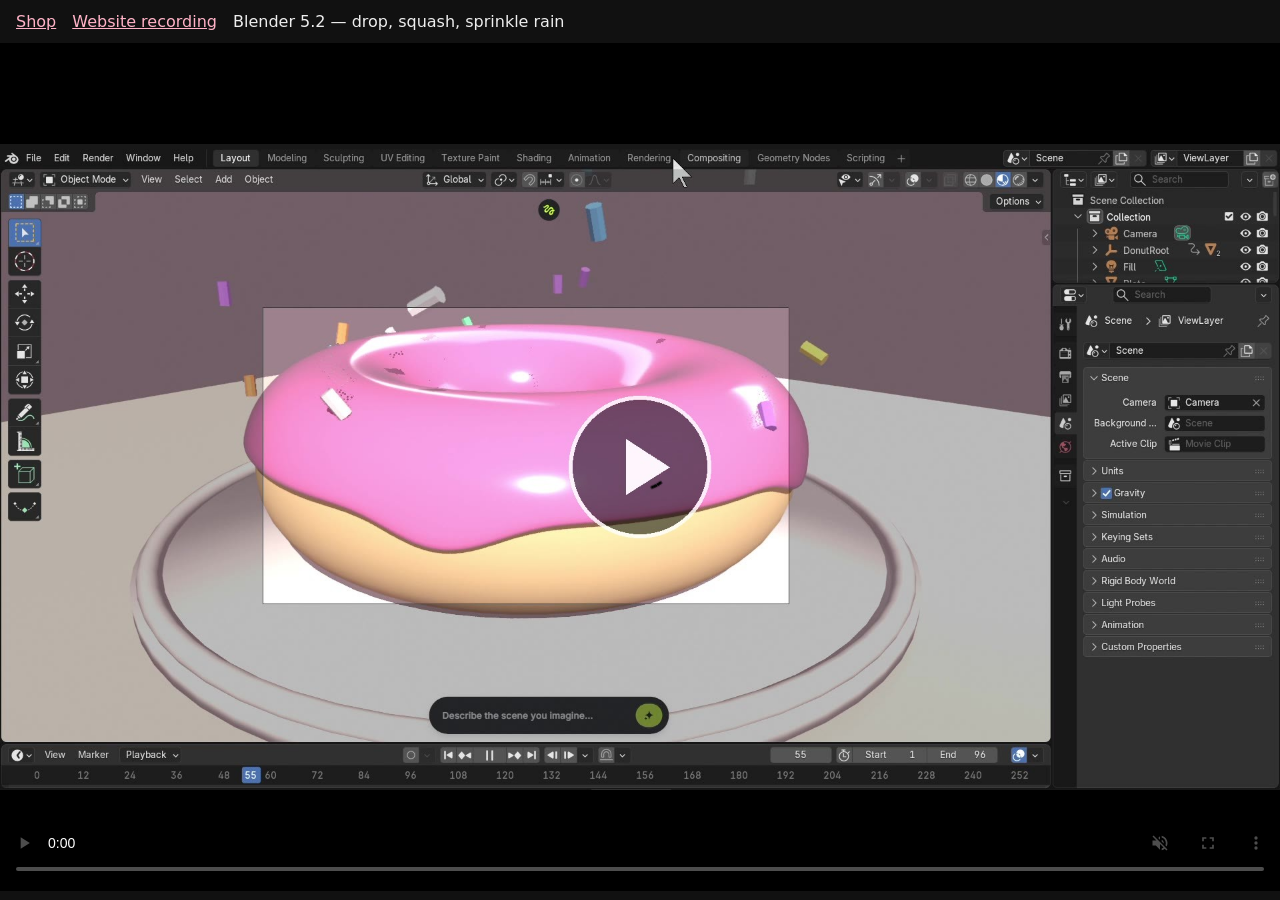
<file: play/blender.html>
<!DOCTYPE html>
<html lang="en">
<head>
  <meta charset="UTF-8">
  <meta name="viewport" content="width=device-width, initial-scale=1">
  <title>Blender viewport — donut drop</title>
  <style>
    html, body { margin: 0; height: 100%; background: #111; color: #eee; font-family: system-ui, sans-serif; }
    .wrap { min-height: 100%; display: flex; flex-direction: column; }
    header { padding: 12px 16px; display: flex; gap: 16px; align-items: center; flex-wrap: wrap; }
    a { color: #ffb3c7; }
    video { width: 100%; flex: 1; max-height: calc(100vh - 52px); background: #000; }
  </style>
</head>
<body>
  <div class="wrap">
    <header>
      <a href="../web/">Shop</a>
      <a href="web.html">Website recording</a>
      <span>Blender 5.2 — drop, squash, sprinkle rain</span>
    </header>
    <video id="clip" src="../media/blender-viewport.mp4" poster="../media/blender-poster.jpg" controls autoplay muted playsinline></video>
    <script>
      document.getElementById("clip").play().catch(() => {});
    </script>
  </div>
</body>
</html>
</file>
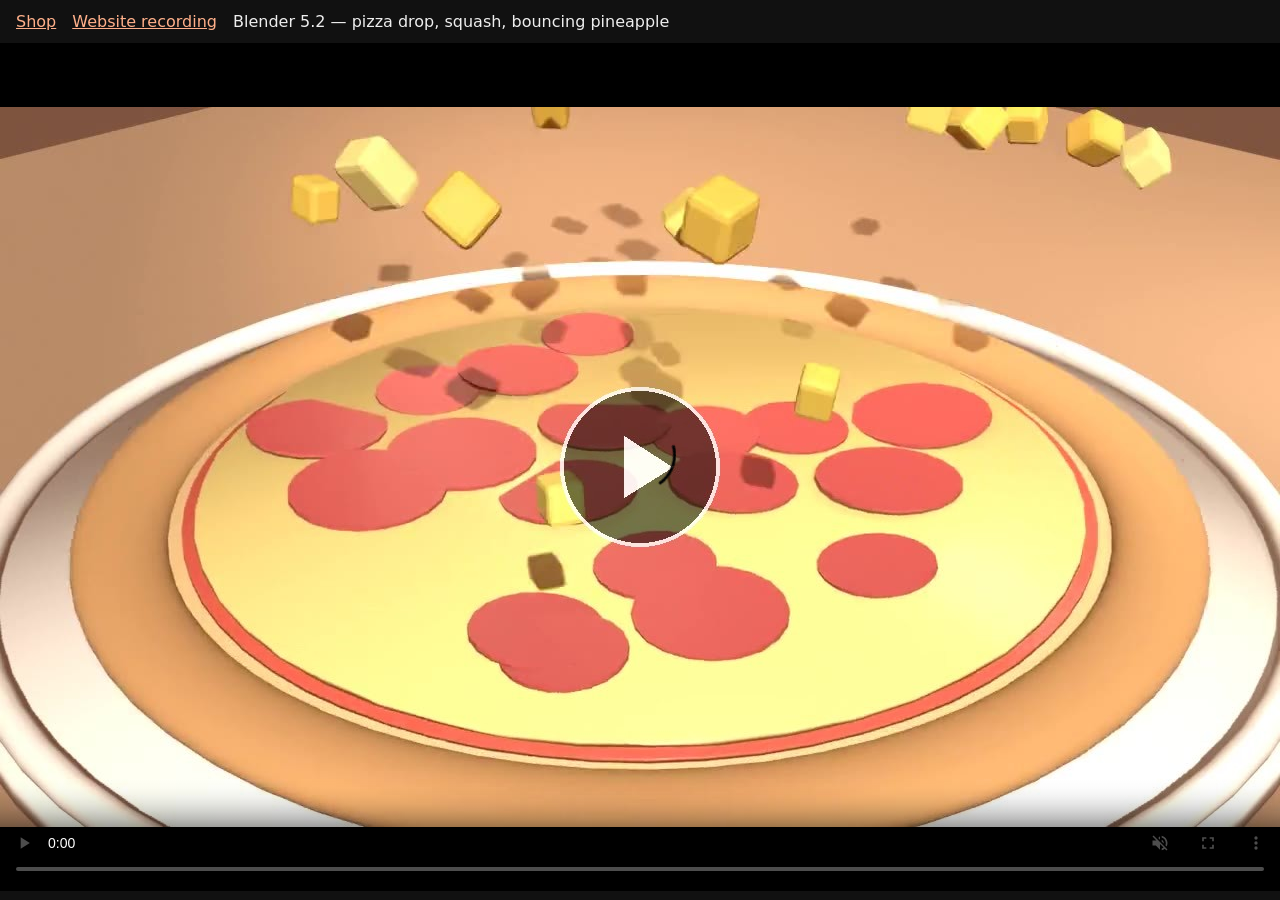
<file: play/pizza-blender.html>
<!DOCTYPE html>
<html lang="en">
<head>
  <meta charset="UTF-8">
  <meta name="viewport" content="width=device-width, initial-scale=1">
  <title>Blender — pizza drop</title>
  <style>
    html, body { margin: 0; height: 100%; background: #111; color: #eee; font-family: system-ui, sans-serif; }
    .wrap { min-height: 100%; display: flex; flex-direction: column; }
    header { padding: 12px 16px; display: flex; gap: 16px; align-items: center; flex-wrap: wrap; }
    a { color: #ffb08a; }
    video { width: 100%; flex: 1; max-height: calc(100vh - 52px); background: #000; }
  </style>
</head>
<body>
  <div class="wrap">
    <header>
      <a href="../web/">Shop</a>
      <a href="pizza-web.html">Website recording</a>
      <span>Blender 5.2 — pizza drop, squash, bouncing pineapple</span>
    </header>
    <video id="clip" src="../media/pizza-blender.mp4" poster="../media/pizza-blender-poster.jpg" controls autoplay muted playsinline></video>
    <script>
      document.getElementById("clip").play().catch(() => {});
    </script>
  </div>
</body>
</html>
</file>
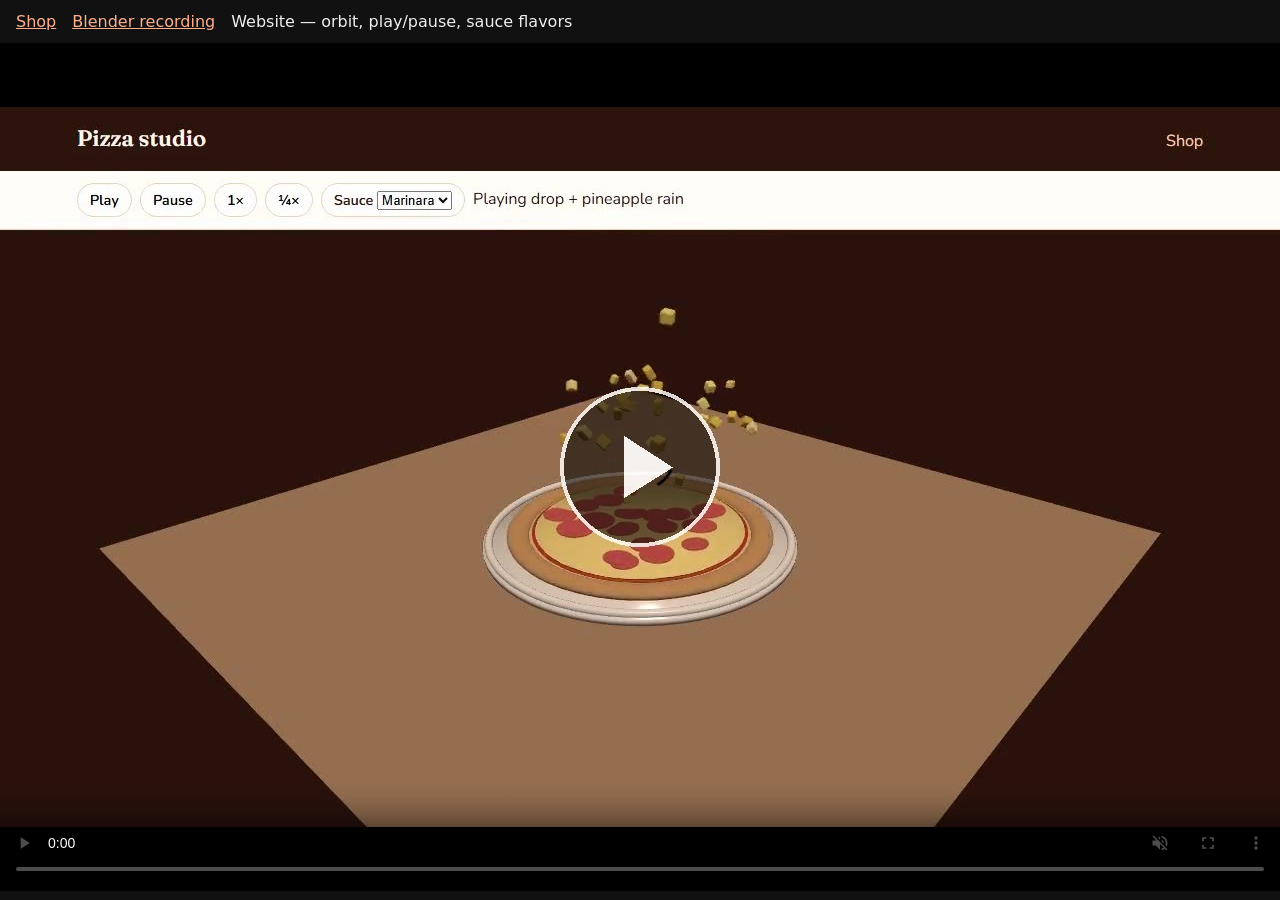
<file: play/pizza-web.html>
<!DOCTYPE html>
<html lang="en">
<head>
  <meta charset="UTF-8">
  <meta name="viewport" content="width=device-width, initial-scale=1">
  <title>Website studio — pizza drop</title>
  <style>
    html, body { margin: 0; height: 100%; background: #111; color: #eee; font-family: system-ui, sans-serif; }
    .wrap { min-height: 100%; display: flex; flex-direction: column; }
    header { padding: 12px 16px; display: flex; gap: 16px; align-items: center; flex-wrap: wrap; }
    a { color: #ffb08a; }
    video { width: 100%; flex: 1; max-height: calc(100vh - 52px); background: #000; }
  </style>
</head>
<body>
  <div class="wrap">
    <header>
      <a href="../web/">Shop</a>
      <a href="pizza-blender.html">Blender recording</a>
      <span>Website — orbit, play/pause, sauce flavors</span>
    </header>
    <video id="clip" src="../media/pizza-web.mp4" poster="../media/pizza-web-poster.jpg" controls autoplay muted playsinline></video>
    <script>
      document.getElementById("clip").play().catch(() => {});
    </script>
  </div>
</body>
</html>
</file>
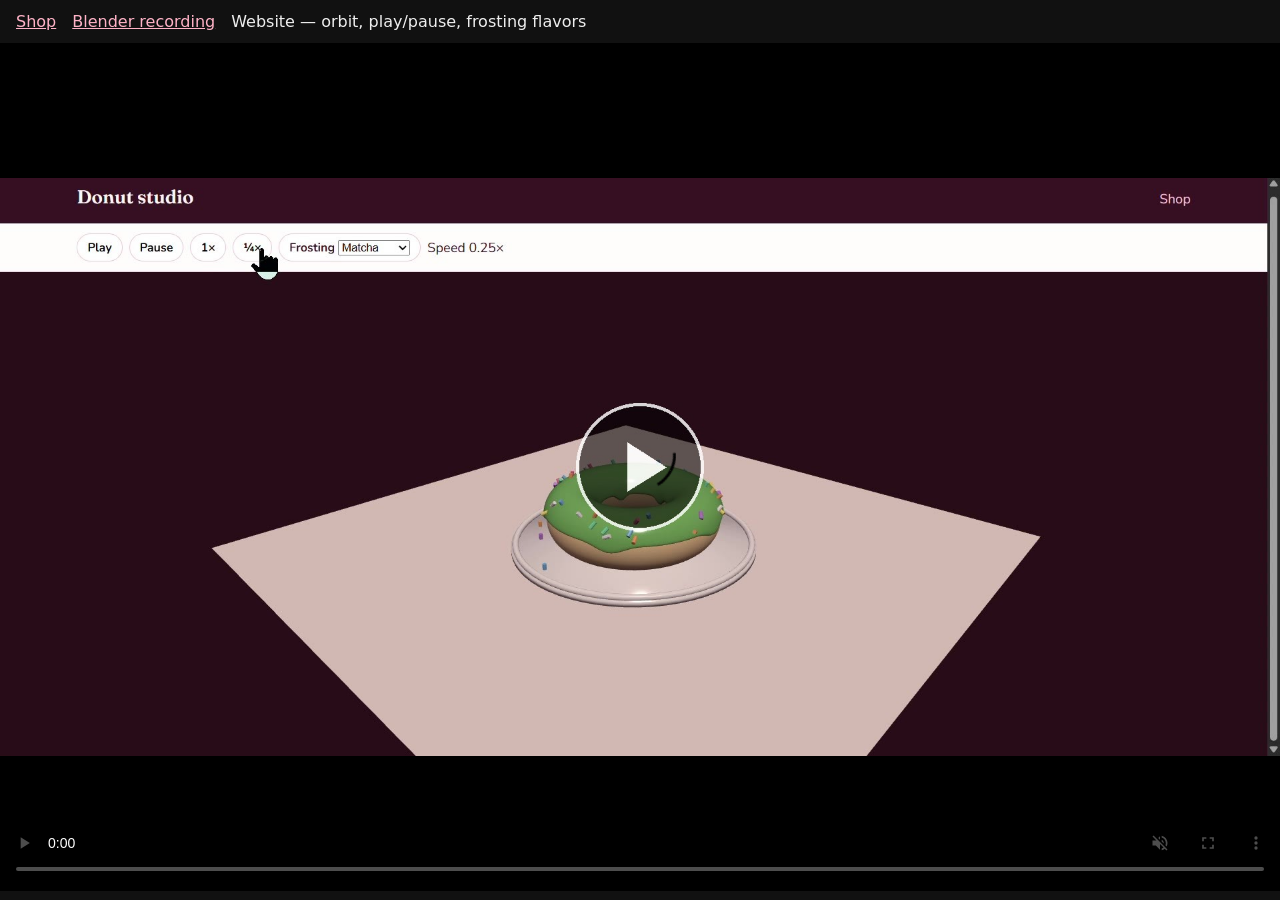
<file: play/web.html>
<!DOCTYPE html>
<html lang="en">
<head>
  <meta charset="UTF-8">
  <meta name="viewport" content="width=device-width, initial-scale=1">
  <title>Website studio — donut drop</title>
  <style>
    html, body { margin: 0; height: 100%; background: #111; color: #eee; font-family: system-ui, sans-serif; }
    .wrap { min-height: 100%; display: flex; flex-direction: column; }
    header { padding: 12px 16px; display: flex; gap: 16px; align-items: center; flex-wrap: wrap; }
    a { color: #ffb3c7; }
    video { width: 100%; flex: 1; max-height: calc(100vh - 52px); background: #000; }
  </style>
</head>
<body>
  <div class="wrap">
    <header>
      <a href="../web/">Shop</a>
      <a href="blender.html">Blender recording</a>
      <span>Website — orbit, play/pause, frosting flavors</span>
    </header>
    <video id="clip" src="../media/web-studio.mp4" poster="../media/web-poster.jpg" controls autoplay muted playsinline></video>
    <script>
      document.getElementById("clip").play().catch(() => {});
    </script>
  </div>
</body>
</html>
</file>
